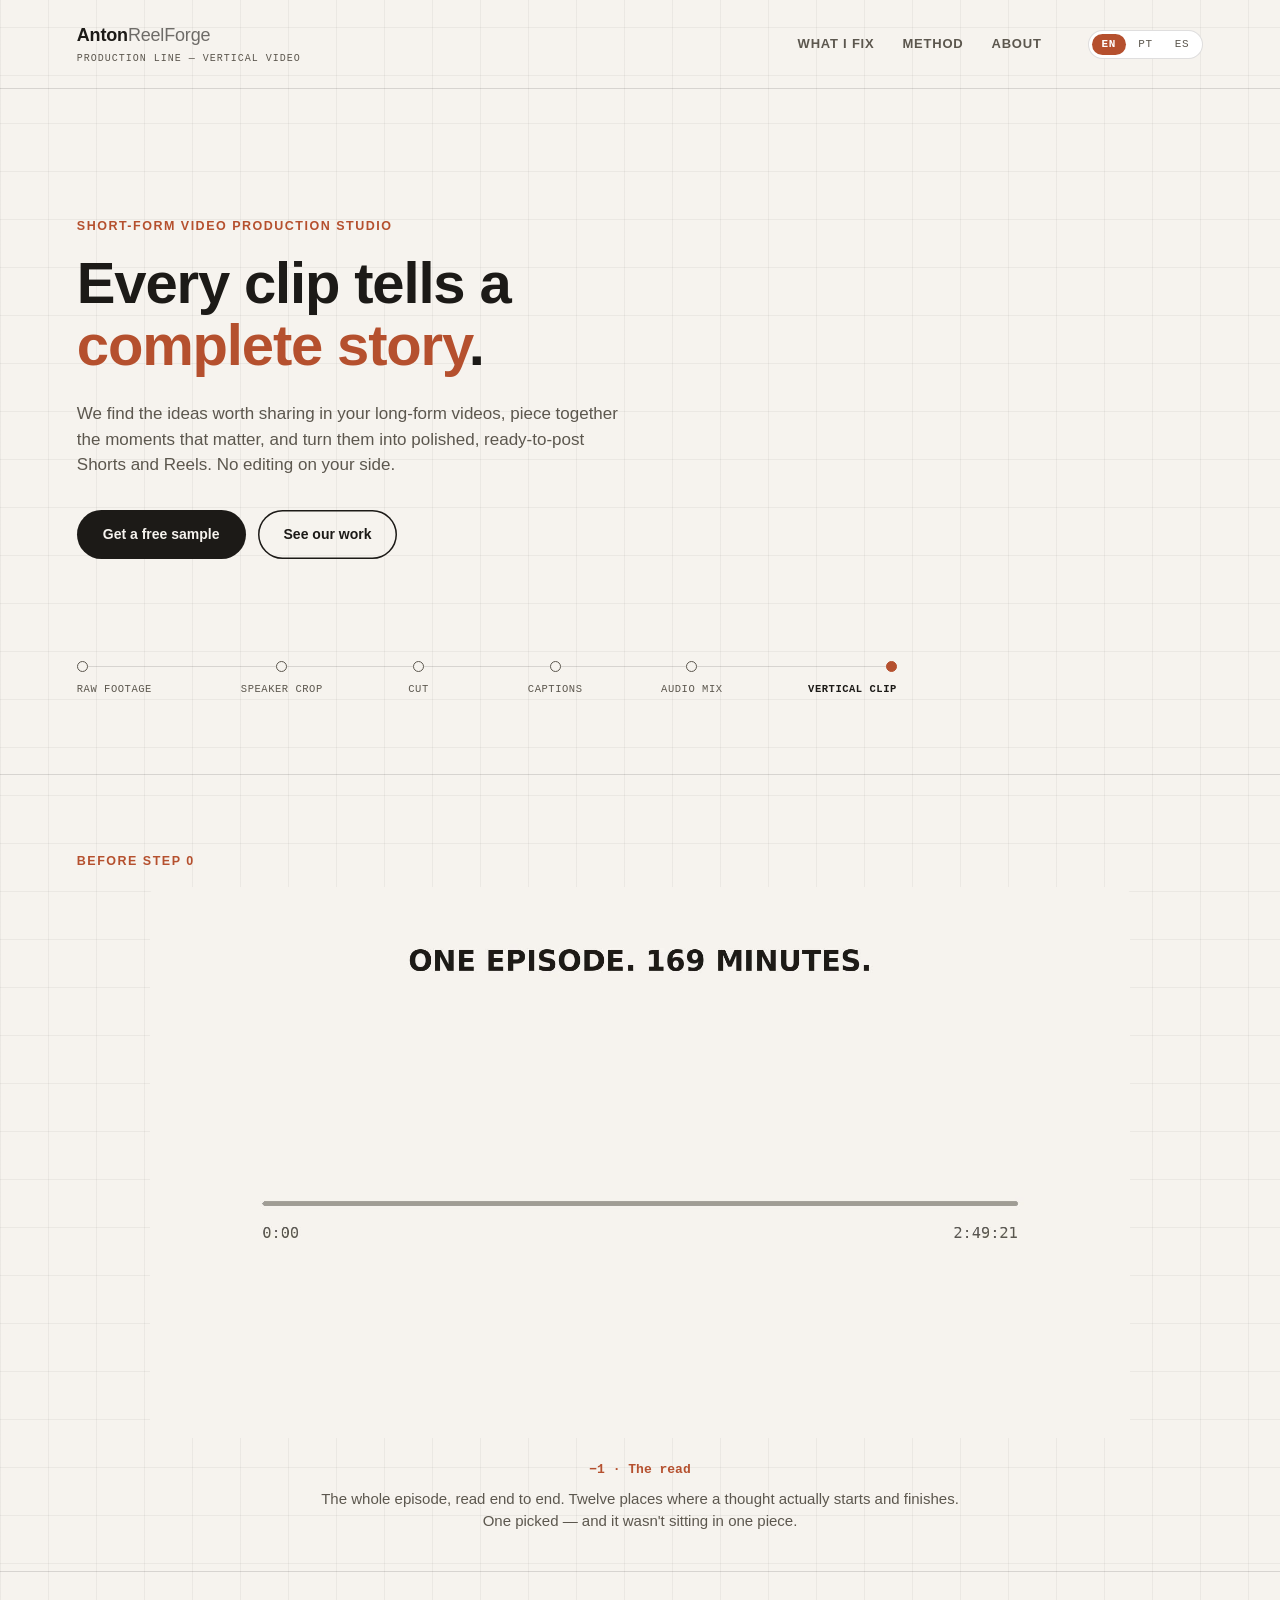
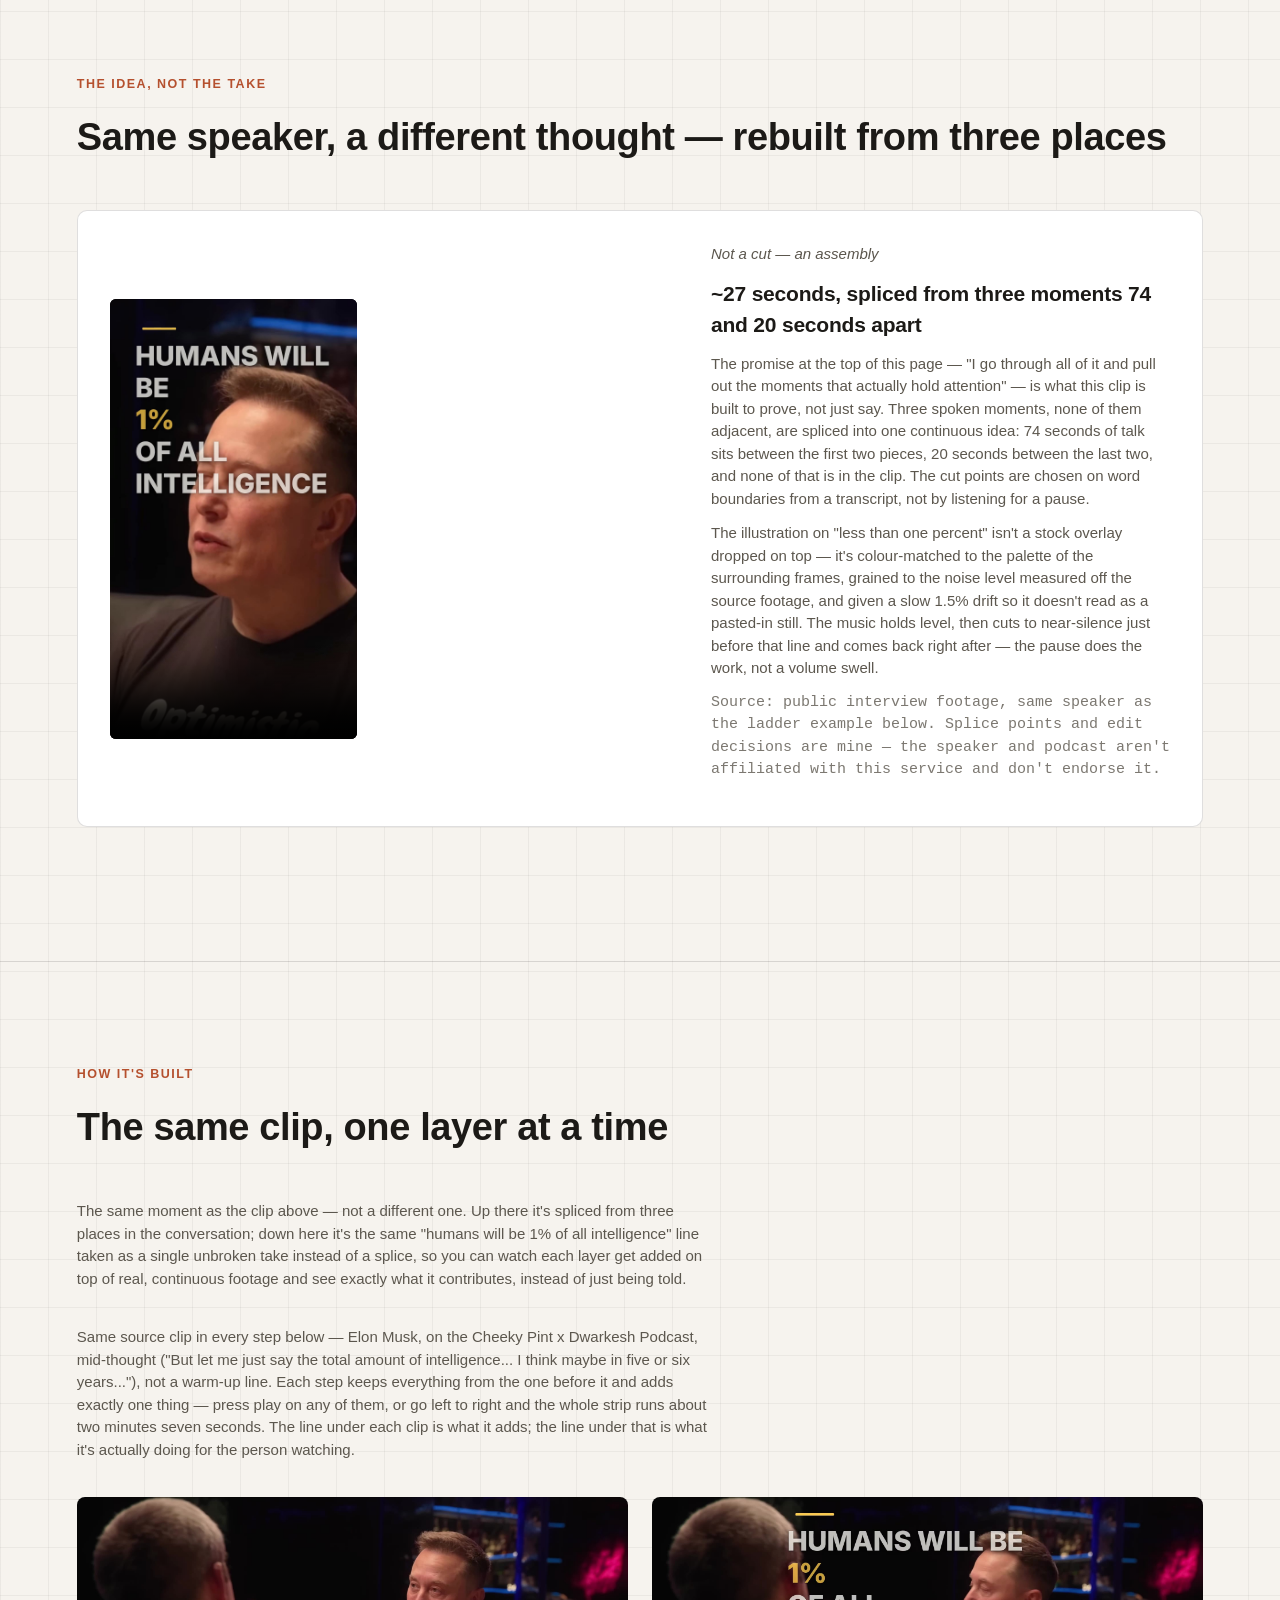
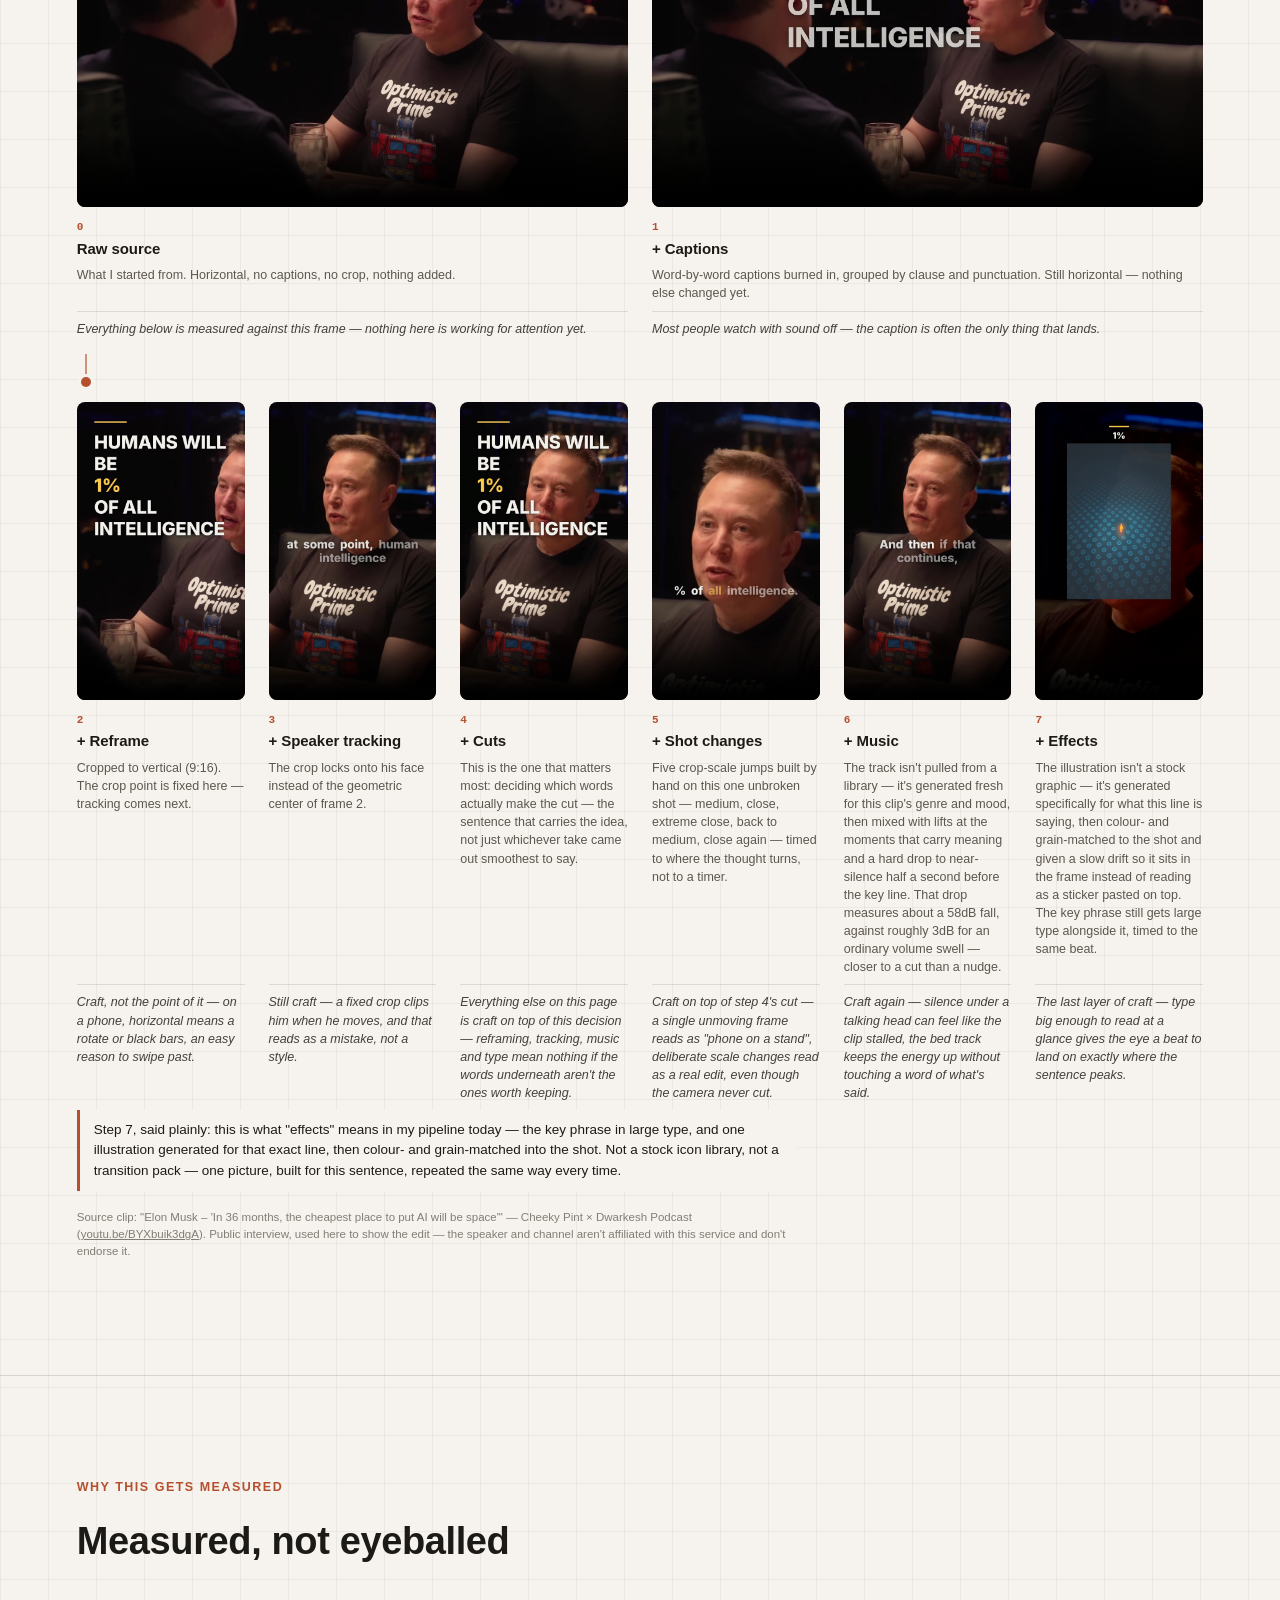
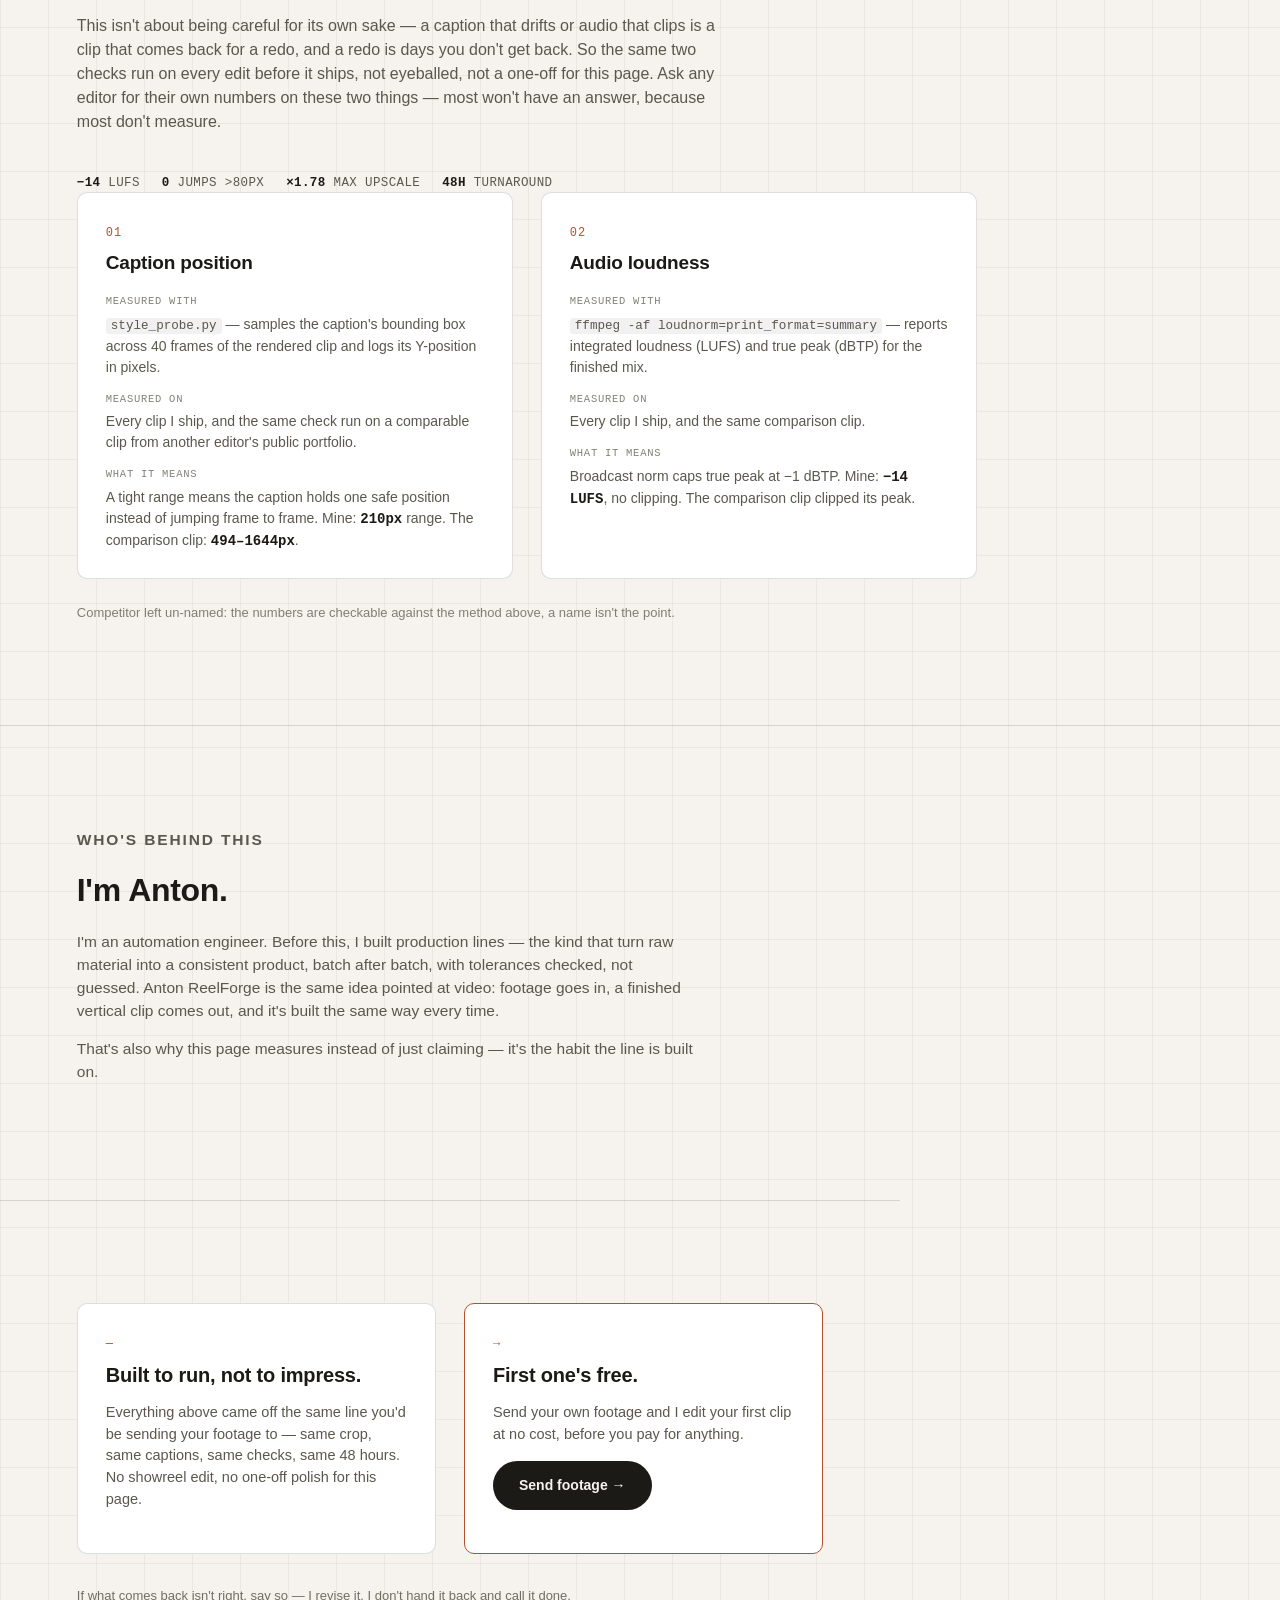
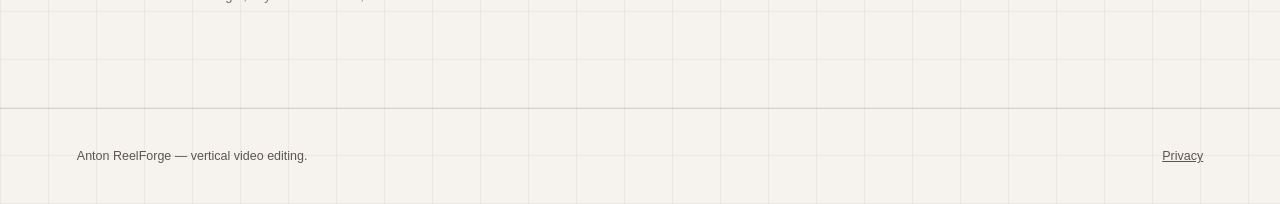
<file: index.html>
<!DOCTYPE html>
<html lang="en">
<head>
<meta charset="UTF-8">
<meta name="viewport" content="width=device-width, initial-scale=1, viewport-fit=cover">
<title>Anton ReelForge — turn raw footage into shorts</title>
<link rel="alternate" hreflang="en" href="https://antonreelforge.com/">
<link rel="alternate" hreflang="pt-BR" href="https://antonreelforge.com/index-pt">
<link rel="alternate" hreflang="es-419" href="https://antonreelforge.com/index-es">
<link rel="alternate" hreflang="x-default" href="https://antonreelforge.com/">
<meta property="og:locale" content="en_US">
<link rel="stylesheet" href="style.css">
</head>
<body>

<header>
  <div class="brand-block">
    <div class="brand">Anton<span class="brand-accent">ReelForge</span></div>
    <div class="brand-tag">PRODUCTION LINE — VERTICAL VIDEO</div>
  </div>
  <div class="header-right">
    <nav>
      <a href="#jobs">What I fix</a>
      <a href="#method">Method</a>
      <a href="#about">About</a>
    </nav>
    <div class="lang-switch">
      <span class="lang-current">EN</span><span class="lang-sep">·</span><a href="/index-pt">PT</a><span class="lang-sep">·</span><a href="/index-es">ES</a>
    </div>
  </div>
</header>

<section class="hero" id="home">
  <p class="eyebrow">SHORT-FORM VIDEO PRODUCTION STUDIO</p>
  <h1>Every clip tells a <span class="accent">complete story</span>.</h1>
  <p class="lede">
    We find the ideas worth sharing in your long-form videos, piece
    together the moments that matter, and turn them into polished,
    ready-to-post Shorts and Reels. No editing on your side.
  </p>
  <div class="hero-cta">
    <a class="btn" href="https://t.me/anton_fedotenkov" target="_blank" rel="noopener">Get a free sample</a>
    <a class="btn btn-ghost" href="#jobs">See our work</a>
  </div>
</section>

<section class="line" aria-label="how footage moves through the pipeline">
  <div class="line-track">
    <div class="line-node"><span class="line-dot"></span><span class="line-label">raw footage</span></div>
    <div class="line-node"><span class="line-dot"></span><span class="line-label">speaker crop</span></div>
    <div class="line-node"><span class="line-dot"></span><span class="line-label">cut</span></div>
    <div class="line-node"><span class="line-dot"></span><span class="line-label">captions</span></div>
    <div class="line-node"><span class="line-dot"></span><span class="line-label">audio mix</span></div>
    <div class="line-node line-node-end"><span class="line-dot"></span><span class="line-label">vertical clip</span></div>
  </div>
</section>

<section class="read-block" id="the-read">
  <p class="eyebrow">BEFORE STEP 0</p>
  <div class="read-video">
    <video autoplay muted loop playsinline preload="metadata" poster="step-minus-one-the-read.jpg">
      <source src="step-minus-one-the-read.mp4" type="video/mp4">
    </video>
  </div>
  <p class="read-lnum">&minus;1 &middot; The read</p>
  <p class="read-caption">
    The whole episode, read end to end. Twelve places where a thought
    actually starts and finishes. One picked — and it wasn't sitting
    in one piece.
  </p>
</section>

<section class="jobs" id="assembled">
  <p class="eyebrow">THE IDEA, NOT THE TAKE</p>
  <h2>Same speaker, a different thought — rebuilt from three places</h2>
  <div class="job-card">
    <div class="job-video">
      <video controls preload="metadata" playsinline poster="three-places-insert.jpg">
        <source src="three-places-insert.mp4" type="video/mp4">
      </video>
    </div>
    <div class="job-text">
      <p class="job-tag">Not a cut — an assembly</p>
      <h3>~27 seconds, spliced from three moments 74 and 20 seconds apart</h3>
      <p>The promise at the top of this page — "I go through all of it and
      pull out the moments that actually hold attention" — is what this clip
      is built to prove, not just say.
      Three spoken moments, none of them adjacent, are spliced into one
      continuous idea: 74 seconds of talk sits between the first two pieces,
      20 seconds between the last two, and none of that is in the clip. The
      cut points are chosen on word boundaries from a transcript, not by
      listening for a pause.</p>
      <p>The illustration on "less than one percent" isn't a stock overlay
      dropped on top — it's colour-matched to the palette of the surrounding
      frames, grained to the noise level measured off the source footage,
      and given a slow 1.5% drift so it doesn't read as a pasted-in still.
      The music holds level, then cuts to near-silence just before that line
      and comes back right after — the pause does the work, not a volume
      swell.</p>
      <p class="job-meta">Source: public interview footage, same speaker as
      the ladder example below. Splice points and edit decisions are mine —
      the speaker and podcast aren't affiliated with this service and don't
      endorse it.</p>
    </div>
  </div>
</section>

<section class="jobs ladder" id="jobs">
  <p class="eyebrow">HOW IT'S BUILT</p>
  <h2>The same clip, one layer at a time</h2>
  <p class="ladder-intro">
    The same moment as the clip above — not a different one. Up there it's
    spliced from three places in the conversation; down here it's the same
    "humans will be 1% of all intelligence" line taken as a single unbroken
    take instead of a splice, so you can watch each layer get added on top
    of real, continuous footage and see exactly what it contributes, instead
    of just being told.
  </p>
  <p class="ladder-intro">
    Same source clip in every step below — Elon Musk, on the Cheeky Pint x
    Dwarkesh Podcast, mid-thought ("But let me just say the total amount of
    intelligence... I think maybe in five or six years..."), not a warm-up
    line. Each step keeps everything from the one before it and adds exactly
    one thing — press play on any of them, or go left to right and the whole
    strip runs about two minutes seven seconds. The line under each clip is
    what it adds; the line under that is what it's actually doing for the
    person watching.
  </p>

  <div class="ladder-strip">
    <div class="ladder-row ladder-top-row">
      <div class="ladder-step landscape">
        <div class="ladder-video">
          <video controls preload="metadata" playsinline poster="ladder-00-raw.jpg">
            <source src="ladder-00-raw.mp4" type="video/mp4">
          </video>
        </div>
        <p class="lnum">0</p>
        <h4>Raw source</h4>
        <p>What I started from. Horizontal, no captions, no crop, nothing added.</p>
        <p class="why">Everything below is measured against this frame — nothing here is working for attention yet.</p>
      </div>

      <div class="ladder-step landscape ladder-step--row-end">
        <div class="ladder-video">
          <video controls preload="metadata" playsinline poster="ladder-01-captions.jpg">
            <source src="ladder-01-captions.mp4" type="video/mp4">
          </video>
        </div>
        <p class="lnum">1</p>
        <h4>+ Captions</h4>
        <p>Word-by-word captions burned in, grouped by clause and punctuation. Still horizontal — nothing else changed yet.</p>
        <p class="why">Most people watch with sound off — the caption is often the only thing that lands.</p>
      </div>
    </div>

    <div class="ladder-row-link" aria-hidden="true"></div>

    <div class="ladder-row">
      <div class="ladder-step portrait">
        <div class="ladder-video">
          <video controls preload="metadata" playsinline poster="ladder-02-reframe.jpg">
            <source src="ladder-02-reframe.mp4" type="video/mp4">
          </video>
        </div>
        <p class="lnum">2</p>
        <h4>+ Reframe</h4>
        <p>Cropped to vertical (9:16). The crop point is fixed here — tracking comes next.</p>
        <p class="why">Craft, not the point of it — on a phone, horizontal means a rotate or black bars, an easy reason to swipe past.</p>
      </div>

      <div class="ladder-step portrait">
        <div class="ladder-video">
          <video controls preload="metadata" playsinline poster="ladder-03-tracking.jpg">
            <source src="ladder-03-tracking.mp4" type="video/mp4">
          </video>
        </div>
        <p class="lnum">3</p>
        <h4>+ Speaker tracking</h4>
        <p>The crop locks onto his face instead of the geometric center of frame 2.</p>
        <p class="why">Still craft — a fixed crop clips him when he moves, and that reads as a mistake, not a style.</p>
      </div>

      <div class="ladder-step portrait">
        <div class="ladder-video">
          <video controls preload="metadata" playsinline poster="ladder-04-cuts.jpg">
            <source src="ladder-04-cuts.mp4" type="video/mp4">
          </video>
        </div>
        <p class="lnum">4</p>
        <h4>+ Cuts</h4>
        <p>This is the one that matters most: deciding which words actually make the cut — the sentence that carries the idea, not just whichever take came out smoothest to say.</p>
        <p class="why">Everything else on this page is craft on top of this decision — reframing, tracking, music and type mean nothing if the words underneath aren't the ones worth keeping.</p>
      </div>

      <div class="ladder-step portrait">
        <div class="ladder-video">
          <video controls preload="metadata" playsinline poster="ladder-05-shot-changes.jpg">
            <source src="ladder-05-shot-changes.mp4" type="video/mp4">
          </video>
        </div>
        <p class="lnum">5</p>
        <h4>+ Shot changes</h4>
        <p>Five crop-scale jumps built by hand on this one unbroken shot — medium, close, extreme close, back to medium, close again — timed to where the thought turns, not to a timer.</p>
        <p class="why">Craft on top of step 4's cut — a single unmoving frame reads as "phone on a stand", deliberate scale changes read as a real edit, even though the camera never cut.</p>
      </div>

      <div class="ladder-step portrait">
        <div class="ladder-video">
          <video controls preload="metadata" playsinline poster="ladder-06-music.jpg">
            <source src="ladder-06-music.mp4" type="video/mp4">
          </video>
        </div>
        <p class="lnum">6</p>
        <h4>+ Music</h4>
        <p>The track isn't pulled from a library — it's generated fresh for this clip's genre and mood, then mixed with lifts at the moments that carry meaning and a hard drop to near-silence half a second before the key line. That drop measures about a 58dB fall, against roughly 3dB for an ordinary volume swell — closer to a cut than a nudge.</p>
        <p class="why">Craft again — silence under a talking head can feel like the clip stalled, the bed track keeps the energy up without touching a word of what's said.</p>
      </div>

      <div class="ladder-step portrait ladder-step--row-end">
        <div class="ladder-video">
          <video controls preload="metadata" playsinline poster="ladder-07-effects.jpg">
            <source src="ladder-07-effects.mp4" type="video/mp4">
          </video>
        </div>
        <p class="lnum">7</p>
        <h4>+ Effects</h4>
        <p>The illustration isn't a stock graphic — it's generated specifically for what this line is saying, then colour- and grain-matched to the shot and given a slow drift so it sits in the frame instead of reading as a sticker pasted on top. The key phrase still gets large type alongside it, timed to the same beat.</p>
        <p class="why">The last layer of craft — type big enough to read at a glance gives the eye a beat to land on exactly where the sentence peaks.</p>
      </div>
    </div>
  </div>

  <p class="callout">
    Step 7, said plainly: this is what "effects" means in my pipeline today
    — the key phrase in large type, and one illustration generated for that
    exact line, then colour- and grain-matched into the shot. Not a stock
    icon library, not a transition pack — one picture, built for this
    sentence, repeated the same way every time.
  </p>
  <p class="attribution">
    Source clip: "Elon Musk – 'In 36 months, the cheapest place to put AI
    will be space'" — Cheeky Pint × Dwarkesh Podcast
    (<a href="https://youtu.be/BYXbuik3dgA" target="_blank" rel="noopener">youtu.be/BYXbuik3dgA</a>).
    Public interview, used here to show the edit — the speaker and channel
    aren't affiliated with this service and don't endorse it.
  </p>
</section>

<section class="proof" id="method">
  <p class="eyebrow">WHY THIS GETS MEASURED</p>
  <h2>Measured, not eyeballed</h2>
  <p class="proof-copy">
    This isn't about being careful for its own sake — a caption that drifts
    or audio that clips is a clip that comes back for a redo, and a redo is
    days you don't get back. So the same two checks run on every edit before
    it ships, not eyeballed, not a one-off for this page. Ask any editor for
    their own numbers on these two things — most won't have an answer,
    because most don't measure.
  </p>

  <div class="spec-strip">
    <span><b>&minus;14</b> LUFS</span>
    <span><b>0</b> jumps &gt;80px</span>
    <span><b>&times;1.78</b> max upscale</span>
    <span><b>48H</b> turnaround</span>
  </div>

  <div class="method-row">
    <div class="method-block">
      <span class="method-index">01</span>
      <h3>Caption position</h3>
      <dl class="method-spec">
        <dt>Measured with</dt>
        <dd><code>style_probe.py</code> — samples the caption's bounding box
        across 40 frames of the rendered clip and logs its Y-position in
        pixels.</dd>
        <dt>Measured on</dt>
        <dd>Every clip I ship, and the same check run on a comparable clip
        from another editor's public portfolio.</dd>
        <dt>What it means</dt>
        <dd>A tight range means the caption holds one safe position instead
        of jumping frame to frame. Mine: <b>210px</b> range. The comparison
        clip: <b>494–1644px</b>.</dd>
      </dl>
    </div>
    <div class="method-block">
      <span class="method-index">02</span>
      <h3>Audio loudness</h3>
      <dl class="method-spec">
        <dt>Measured with</dt>
        <dd><code>ffmpeg -af loudnorm=print_format=summary</code> — reports
        integrated loudness (LUFS) and true peak (dBTP) for the finished
        mix.</dd>
        <dt>Measured on</dt>
        <dd>Every clip I ship, and the same comparison clip.</dd>
        <dt>What it means</dt>
        <dd>Broadcast norm caps true peak at −1 dBTP. Mine: <b>−14 LUFS</b>,
        no clipping. The comparison clip clipped its peak.</dd>
      </dl>
    </div>
  </div>
  <p class="proof-note">Competitor left un-named: the numbers are checkable
  against the method above, a name isn't the point.</p>
</section>

<section class="author author--no-photo" id="about">
  <!-- Фотография Антона. Пустует с 08.10.2026: нарисованный аватар убран
       по его решению («потом фото поставим»). Чтобы вернуть — раскомментировать
       и положить файл рядом, плюс убрать .author--no-photo в style.css. -->
  <!--
  <div class="author-photo-slot">
    <img src="anton-photo.jpg" alt="Anton">
  </div>
  -->
  <div class="author-text">
    <p class="eyebrow">WHO'S BEHIND THIS</p>
    <h2>I'm Anton.</h2>
    <p>
      I'm an automation engineer. Before this, I built production lines —
      the kind that turn raw material into a consistent product, batch
      after batch, with tolerances checked, not guessed. Anton ReelForge is the
      same idea pointed at video: footage goes in, a finished vertical clip
      comes out, and it's built the same way every time.
    </p>
    <p>
      That's also why this page measures instead of just claiming — it's
      the habit the line is built on.
    </p>
  </div>
</section>

<section class="closing">
  <div class="closing-block">
    <span class="method-index">—</span>
    <h3>Built to run, not to impress.</h3>
    <p>Everything above came off the same line you'd be sending your footage
    to — same crop, same captions, same checks, same 48 hours. No showreel
    edit, no one-off polish for this page.</p>
  </div>
  <div class="closing-block closing-offer">
    <span class="method-index">→</span>
    <h3>First one's free.</h3>
    <p>Send your own footage and I edit your first clip at no cost, before
    you pay for anything.</p>
    <a class="btn" href="https://t.me/anton_fedotenkov" target="_blank" rel="noopener">Send footage →</a>
  </div>
  <p class="closing-note">If what comes back isn't right, say so — I revise
  it, I don't hand it back and call it done.</p>
</section>

<footer>
  <p>Anton ReelForge — vertical video editing.</p>
  <p><a href="/privacy">Privacy</a></p>
</footer>

</body>
</html>
</file>
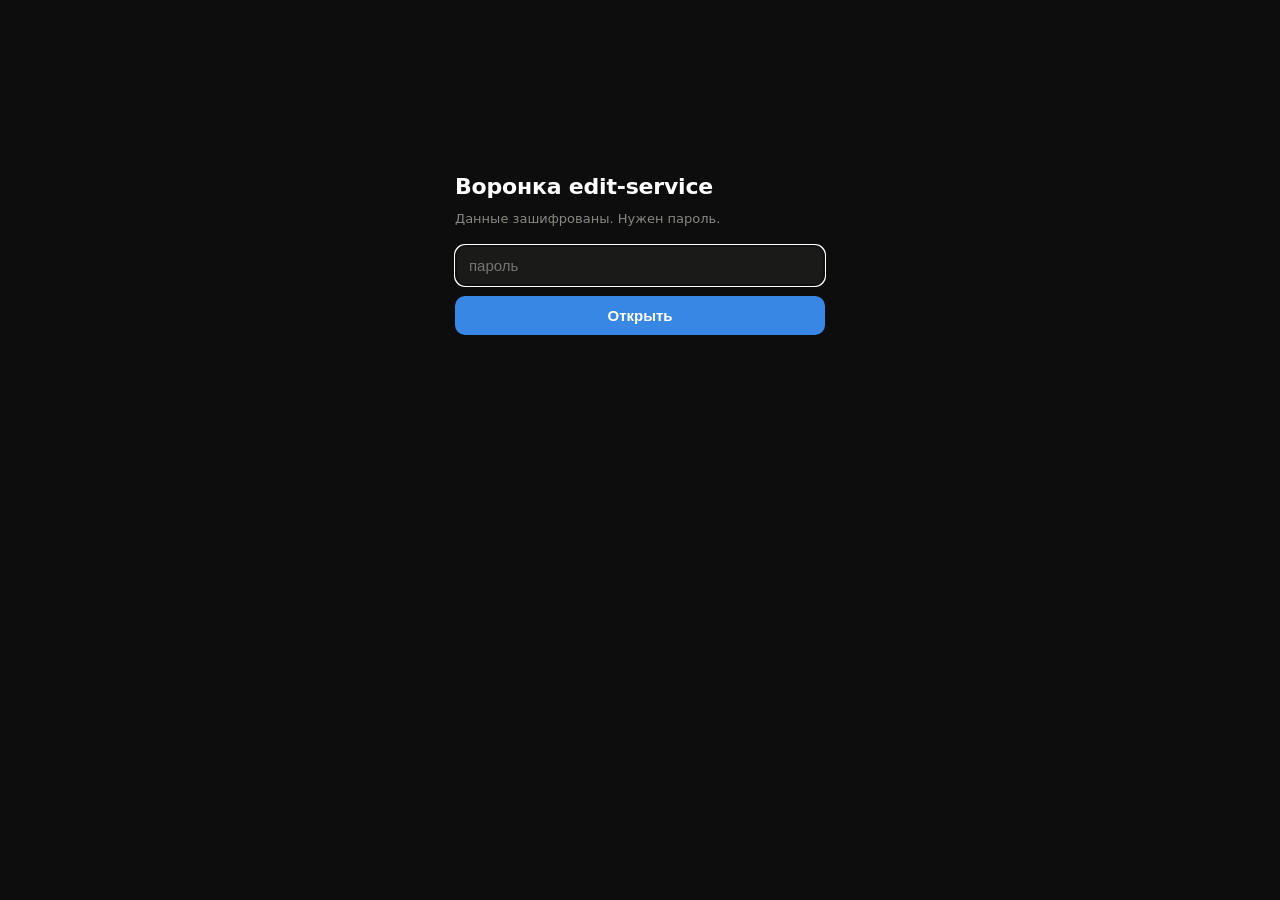
<file: funnel.html>
<!DOCTYPE html>
<html lang="ru" data-theme="dark">
<head>
<meta charset="utf-8">
<meta name="viewport" content="width=device-width, initial-scale=1">
<meta name="robots" content="noindex, nofollow, noarchive">
<title>Воронка</title>
<style>
  :root{
    --plane:#0d0d0d; --surface:#1a1a19; --ink:#fff; --ink2:#c3c2b7; --muted:#898781;
    --grid:#2c2c2a; --axis:#383835; --ring:rgba(255,255,255,.10);
    --series:#3987e5; --dim:#1c5cab;
    --good:#0ca30c; --warn:#fab219; --serious:#ec835a; --crit:#d03b3b;
  }
  *{box-sizing:border-box}
  body{margin:0;background:var(--plane);color:var(--ink);
       font:15px/1.5 system-ui,-apple-system,"Segoe UI",sans-serif;-webkit-font-smoothing:antialiased}
  .wrap{max-width:1000px;margin:0 auto;padding:26px 20px 70px}
  h1{font-size:22px;margin:0 0 3px;letter-spacing:-.2px}
  h2{font-size:15px;margin:0 0 3px}
  .sub{color:var(--muted);font-size:13px;margin:0}
  .card{background:var(--surface);border:1px solid var(--ring);border-radius:14px;padding:18px;margin:14px 0}
  .hdr{display:flex;justify-content:space-between;align-items:flex-start;gap:14px;flex-wrap:wrap}
  .hero{display:flex;gap:26px;align-items:flex-end;flex-wrap:wrap;margin:2px 0 14px}
  .hero .big{font-size:58px;font-weight:650;letter-spacing:-2.5px;line-height:.95}
  .hero .cap{color:var(--ink2);font-size:14px;max-width:330px}
  .split{display:grid;grid-template-columns:repeat(auto-fit,minmax(215px,1fr));gap:12px}
  .mini{background:#121211;border:1px solid var(--ring);border-radius:11px;padding:13px 15px}
  .mini .v{font-size:26px;font-weight:600;letter-spacing:-.8px}
  .mini .k{color:var(--ink2);font-size:13px;margin-top:1px}
  .mini .n{color:var(--muted);font-size:12px;margin-top:5px;line-height:1.4}
  table{width:100%;border-collapse:collapse;font-size:13.5px}
  th{text-align:left;color:var(--muted);font-weight:500;padding:7px 10px 7px 0;
     border-bottom:1px solid var(--axis);font-size:12.5px}
  td{padding:9px 10px 9px 0;border-bottom:1px solid var(--grid);vertical-align:top}
  tr:last-child td{border-bottom:0}
  .pill{display:inline-flex;align-items:center;gap:5px;font-size:12px;white-space:nowrap}
  .dot{width:8px;height:8px;border-radius:50%;flex:none}
  .muted{color:var(--muted)} .ink2{color:var(--ink2)}
  svg{display:block;width:100%;overflow:visible}
  details{margin:14px 0}
  summary{cursor:pointer;color:var(--ink2);font-size:14px;padding:6px 0}
  summary::marker{color:var(--muted)}
  .tip{position:fixed;pointer-events:none;background:#000;border:1px solid var(--ring);
       border-radius:8px;padding:7px 10px;font-size:12.5px;line-height:1.45;opacity:0;
       transition:opacity .09s;max-width:300px;z-index:9;box-shadow:0 6px 24px rgba(0,0,0,.5)}
  .gate{max-width:370px;margin:16vh auto}
  input{width:100%;padding:11px 13px;border-radius:10px;border:1px solid var(--axis);
        background:var(--surface);color:var(--ink);font-size:15px}
  button{margin-top:10px;width:100%;padding:11px;border-radius:10px;border:0;
         background:var(--series);color:#fff;font-size:15px;font-weight:550;cursor:pointer}
  button.ghost{background:transparent;color:var(--muted);border:1px solid var(--axis);
               width:auto;padding:6px 12px;font-size:12.5px;font-weight:400;margin:0}
  .err{color:var(--crit);font-size:13px;margin-top:9px;min-height:18px}
  .foot{color:var(--muted);font-size:12.5px;margin:8px 0 0;padding-left:18px}
  .foot li{margin:4px 0}
  @media(max-width:580px){.hide-s{display:none}.hero .big{font-size:46px}}
</style>
</head>
<body>
<div class="wrap">
  <div id="gate" class="gate">
    <h1>Воронка edit-service</h1>
    <p class="sub" style="margin:6px 0 16px">Данные зашифрованы. Нужен пароль.</p>
    <input id="pw" type="password" autocomplete="current-password" placeholder="пароль" autofocus>
    <button id="go">Открыть</button>
    <div class="err" id="err"></div>
  </div>
  <div id="app" hidden></div>
</div>
<div class="tip" id="tip"></div>
<script>
const B = s => Uint8Array.from(atob(s), c => c.charCodeAt(0));
const fmt = n => String(n).replace(/\B(?=(\d{3})+(?!\d))/g, ' ');
const plural = (n, a, b, c) => { const m = n % 100, k = n % 10;
  return m > 10 && m < 20 ? c : k === 1 ? a : k >= 2 && k <= 4 ? b : c; };
const daysAgo = iso => Math.floor((Date.now() - new Date(iso)) / 864e5);

async function unlock(pw){
  const blob = await (await fetch('funnel-data.json?v=' + Date.now())).json();
  const key = await crypto.subtle.deriveKey(
    {name:'PBKDF2', salt:B(blob.salt), iterations:blob.iter, hash:'SHA-256'},
    await crypto.subtle.importKey('raw', new TextEncoder().encode(pw), 'PBKDF2', false, ['deriveKey']),
    {name:'AES-GCM', length:256}, false, ['decrypt']);
  const plain = await crypto.subtle.decrypt({name:'AES-GCM', iv:B(blob.iv)}, key, B(blob.ct));
  return JSON.parse(new TextDecoder().decode(plain));
}

const tip = document.getElementById('tip');
function hover(el, html){
  el.addEventListener('pointerenter', () => { tip.innerHTML = html; tip.style.opacity = 1; });
  el.addEventListener('pointermove', e => {
    tip.style.left = Math.min(e.clientX + 14, innerWidth - 310) + 'px';
    tip.style.top = (e.clientY + 16) + 'px';
  });
  el.addEventListener('pointerleave', () => tip.style.opacity = 0);
}
function el(tag, cls, html){
  const n = document.createElement(tag);
  if (cls) n.className = cls;
  if (html != null) n.innerHTML = html;
  return n;
}

/* Одна серия, один цвет: порядок строк уже несёт смысл, цвет дублировал бы его.
   Акцент цветом только там, где состояние требует внимания. */
function bars(rows, o){
  o = Object.assign({h:30, gap:9, labelW:250, numW:120}, o || {});
  const max = Math.max(...rows.map(r => r.n), 1), W = 1000;
  const H = rows.length * (o.h + o.gap), plotW = W - o.labelW - o.numW;
  let s = `<svg viewBox="0 0 ${W} ${H}" preserveAspectRatio="none" style="height:${H}px" role="img">`;
  rows.forEach((r, i) => {
    const y = i * (o.h + o.gap), w = Math.max(2, r.n / max * plotW);
    s += `<text x="0" y="${y + o.h/2 + 5}" fill="var(--ink2)" font-size="13.5">${r.label}</text>`;
    s += `<rect data-i="${i}" x="${o.labelW}" y="${y}" width="${w}" height="${o.h}" rx="4"
            fill="${r.color || 'var(--series)'}"></rect>`;
    s += `<text x="${o.labelW + w + 10}" y="${y + o.h/2 + 5}" fill="var(--ink)" font-size="13.5"
            font-variant-numeric="tabular-nums">${fmt(r.n)}</text>`;
    if (r.sub) s += `<text x="${o.labelW + w + 10 + String(r.n).length * 9 + 14}"
            y="${y + o.h/2 + 5}" fill="var(--muted)" font-size="12">${r.sub}</text>`;
  });
  s += '</svg>';
  const box = el('div');
  box.innerHTML = s;
  box.querySelectorAll('rect[data-i]').forEach(rect => {
    const r = rows[+rect.dataset.i];
    hover(rect, `<b>${r.label}</b> — ${fmt(r.n)}<br><span style="color:#898781">${r.tip || ''}</span>`);
  });
  return box;
}

function render(d){
  const app = document.getElementById('app');
  app.hidden = false;
  document.getElementById('gate').remove();
  const S = {}; d.stages.forEach(s => S[s.key] = s);
  const q = d.queue, W = d.work;

  const hdr = el('div', 'hdr');
  hdr.append(el('div', null, `<h1>Воронка edit-service</h1>
    <p class="sub">Сверено ${d.generated_at.replace('T',' ').slice(0,16)} UTC ·
    последний скан рынка ${q.last_scan || '—'}</p>`));
  const out = el('button', 'ghost', 'Закрыть');
  out.onclick = () => { sessionStorage.removeItem('fpw'); location.reload(); };
  hdr.append(out);
  app.append(hdr);

  /* ── 1. ОБРАБОТАТЬ ─ одно число, без возрастных подробностей ─────────── */
  const work = el('div', 'card');
  work.style.borderColor = 'var(--series)';
  const hero = el('div', 'hero');
  /* 🔴 06.10: сверху ФАКТ, а не прогноз. Антон: «я ничего не понимаю в этих
     числах воронки, опять какие-то сотни заявок». Сотни — это машинный шум
     по пути к заявке; решения он принимает по трём числам: кому написать,
     кто ещё не ответил, сколько сдано. Прогноз по hit_rate убран совсем:
     он выглядел как число заказчиков, которых нет. */
  const waiting = d.touches.filter(t => t.stage === 'отправлено' && !t.reply).length;
  hero.append(el('div', null,
    `<div class="big">${waiting}</div>
     <div class="sub">ждут ответа</div>`));
  hero.append(el('div', 'cap',
    `<h2>Всего написано ${S.sent.n} из ${fmt(S.raw.n)} просмотренных постов</h2>
     Это не «мало отправили», а честный выход рынка: заявок с живым
     заказчиком и внятной ценой — единицы в день, остальное самопиар
     монтажёров, аккаунты-однодневки с огромным чеком и посредники за $40.
     Ответов пока ${S.replied.n}, сдано роликов ${S.delivered.n}.`));
  work.append(hero);
  const sp0 = el('div', 'split');
  sp0.append(el('div', 'mini', `<div class="v" style="color:var(--good)">${q.nonreddit}</div>
    <div class="k">могу отправить сама</div>
    <div class="n">в тексте заявки есть почта — Reddit не нужен</div>`));
  sp0.append(el('div', 'mini', `<div class="v" style="color:var(--warn)">${fmt(q.needs_reddit)}</div>
    <div class="k">только через личку Reddit</div>
    <div class="n">в тексте нет ни почты, ни формы</div>`));
  /* 🔴 06.10: рядом с прогнозом «ждём столько живых» встал ФАКТ проверки.
     До этого на странице была только прикидка по hit_rate, и 598 подходящих
     выглядели как 598 заказчиков — хотя верх списка оказался однодневками. */
  const sp1 = el('div', 'split');
  const lv = S.live || {n: 0, what: ''};
  sp1.append(el('div', 'mini',
    `<div class="v" style="color:${lv.n ? 'var(--good)' : 'var(--warn)'}">${lv.n || '—'}</div>
     <div class="k">${lv.n ? 'проверено и живых' : 'проверок авторов нет'}</div>
     <div class="n">${lv.what || ''}</div>`));
  sp1.append(el('div', 'mini', `<div class="v">${fmt(q.needs_reddit)}</div>
    <div class="k">ждут Reddit</div>
    <div class="n">сессия есть до 05.04.2027; упирается в кредиты брокера</div>`));
  work.append(sp1);
  app.append(work);

  /* ── 2. ЧЕМ ДОСТАВЛЯЕМ ─ поднято по просьбе: это решает, что делать ──── */
  const ch = el('div', 'card');
  ch.append(el('div', null, `<h2>Чем доставляем</h2>
    <p class="sub">Вся база приходит с Reddit: радар читает его RSS каждые 30 минут.
    Биржи сканирую руками, потока с них нет.</p>`));
  ch.append(bars([
    {label:'Почта — работает сейчас', n:q.nonreddit, color:'var(--good)',
     tip:'адрес указан в самой заявке, отправляю без аккаунта', sub:'без Reddit'},
    {label:'Reddit — ждёт сессию', n:q.needs_reddit, color:'var(--warn)',
     tip:'личка или комментарий под постом: нужен залогиненный аккаунт'},
    {label:'Биржи, вручную', n:Math.max(0, S.base.n - q.total), color:'var(--dim)',
     tip:'Upwork, Workana, LinkedIn, X — запускаю руками, потока нет'},
  ], {h:28, labelW:250}));
  const det0 = el('details');
  det0.append(el('summary', null, `Показать ${q.nonreddit} заявок с почтой`));
  let mrows = '';
  (q.mailable || []).sort((a,b) => a.age - b.age).forEach(m => {
    mrows += `<tr><td class="muted" style="white-space:nowrap">${m.age} дн</td>
      <td><a href="${m.url}" target="_blank" style="color:var(--series);text-decoration:none">${m.title}</a></td>
      <td class="ink2">${m.mail}</td></tr>`;
  });
  det0.append(el('table', null, `<thead><tr><th>возраст</th><th>заявка</th><th>куда писать</th></tr></thead>
    <tbody>${mrows}</tbody>`));
  ch.append(det0);
  app.append(ch);

  /* ── 3. РЕЗУЛЬТАТ ─────────────────────────────────────────────────────── */
  const have = el('div', 'card');
  have.append(el('div', null, `<h2>Результат</h2>
    <p class="sub">Всё, что сделано на сегодня.</p>`));
  const sp = el('div', 'split');
  const oldest = W.sent.length ? Math.max(...W.sent.map(x => daysAgo(x.date))) : 0;
  sp.append(el('div', 'mini', `<div class="v" style="color:var(--series)">${W.sent.length}</div>
    <div class="k">отправлено</div>
    <div class="n">ждём ответа, самое старое — ${oldest} ${plural(oldest,'день','дня','дней')}</div>`));
  sp.append(el('div', 'mini', `<div class="v" style="color:var(--crit)">${W.replied.length}</div>
    <div class="k">ответов</div>
    <div class="n">ни одного: восемь касаний — мало для вывода</div>`));
  sp.append(el('div', 'mini', `<div class="v" style="color:var(--crit)">${S.delivered.n}</div>
    <div class="k">сдано роликов</div>
    <div class="n">первый сданный = входной билет на рынок</div>`));
  have.append(sp);
  have.append(el('p', 'sub', `Плюс ${W.written.length} готовых текстов лежат неотправленными:
    ${d.blocked.why}. Цена вопроса: ${d.blocked.money}.`));
  app.append(have);

  /* ── 4. ХРОНОЛОГИЯ ─ в самый низ, по просьбе ──────────────────────────── */
  const det = el('details');
  det.append(el('summary', null, `Хронология: все ${d.touches.length} касаний по одному`));
  const t = el('div', 'card');
  t.style.margin = '6px 0 0';
  const colour = s => s === 'отправлено' ? 'var(--series)' : 'var(--warn)';
  let rows = '';
  d.touches.slice().sort((a, b) => b.date.localeCompare(a.date)).forEach(x => {
    const wait = x.stage === 'отправлено' ? daysAgo(x.date) : null;
    rows += `<tr>
      <td class="muted" style="white-space:nowrap">${x.date.slice(8)}.${x.date.slice(5,7)}</td>
      <td><b>${x.who}</b><div class="muted">${x.what}</div></td>
      <td class="ink2">${x.money || '—'}</td>
      <td><span class="pill"><span class="dot" style="background:${colour(x.stage)}"></span>${x.stage}</span>
          <div class="muted">${x.stage === 'отправлено'
            ? 'тишина ' + wait + ' ' + plural(wait,'день','дня','дней') + ' · ' + x.by
            : 'ждёт доставки'}</div></td>
      <td class="muted hide-s" style="max-width:250px">${x.note || ''}</td></tr>`;
  });
  t.append(el('table', null, `<thead><tr><th>дата</th><th>кто</th><th>деньги</th>
    <th>стадия</th><th class="hide-s">примечание</th></tr></thead><tbody>${rows}</tbody>`));
  det.append(t);
  app.append(det);

  const det2 = el('details');
  det2.append(el('summary', null,
    `Машинный отсев: ${fmt(S.raw.n)} постов → ${fmt(S.base.n)} похожих на заявку → ${S.sent.n} написанных`));
  const fc = el('div', 'card');
  fc.style.margin = '6px 0 0';
  fc.append(bars(['raw','seen','base','live'].map(k => ({
    label: S[k].name, n: S[k].n, tip: S[k].what + ' · ' + S[k].src,
    sub: S[k].from_prev == null ? '' : S[k].from_prev + '% от прошлого'
  })), {h:26, labelW:235}));
  fc.append(el('ul', 'foot', d.notes.map(n => `<li>${n}</li>`).join('')));
  det2.append(fc);
  app.append(det2);
}

async function go(){
  const pw = document.getElementById('pw').value;
  const err = document.getElementById('err');
  err.textContent = 'расшифровываю…';
  try { const d = await unlock(pw); sessionStorage.setItem('fpw', pw); render(d); }
  catch (e) { err.textContent = 'пароль не подошёл'; }
}
document.getElementById('go').onclick = go;
document.getElementById('pw').addEventListener('keydown', e => { if (e.key === 'Enter') go(); });
(async () => {
  const saved = sessionStorage.getItem('fpw');
  if (saved) { try { render(await unlock(saved)); } catch (e) { sessionStorage.removeItem('fpw'); } }
})();
</script>
</body>
</html>
</file>
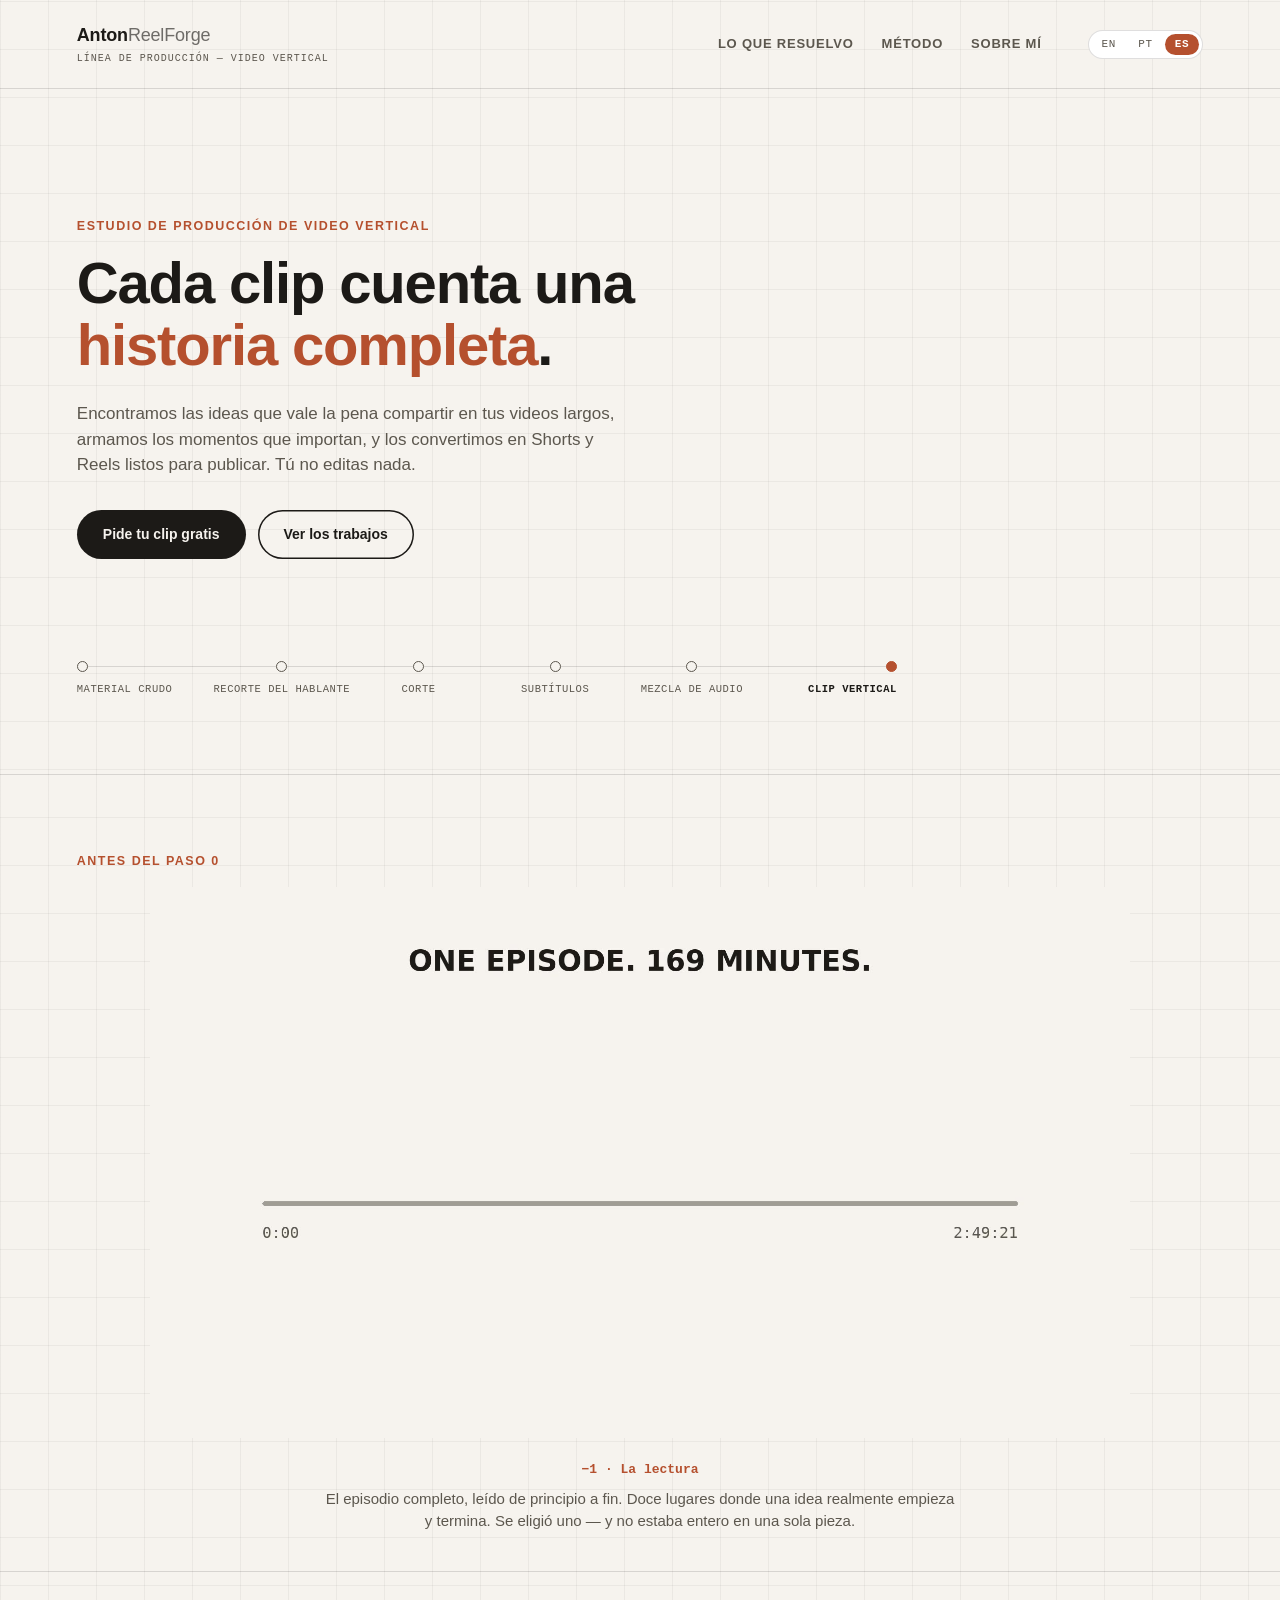
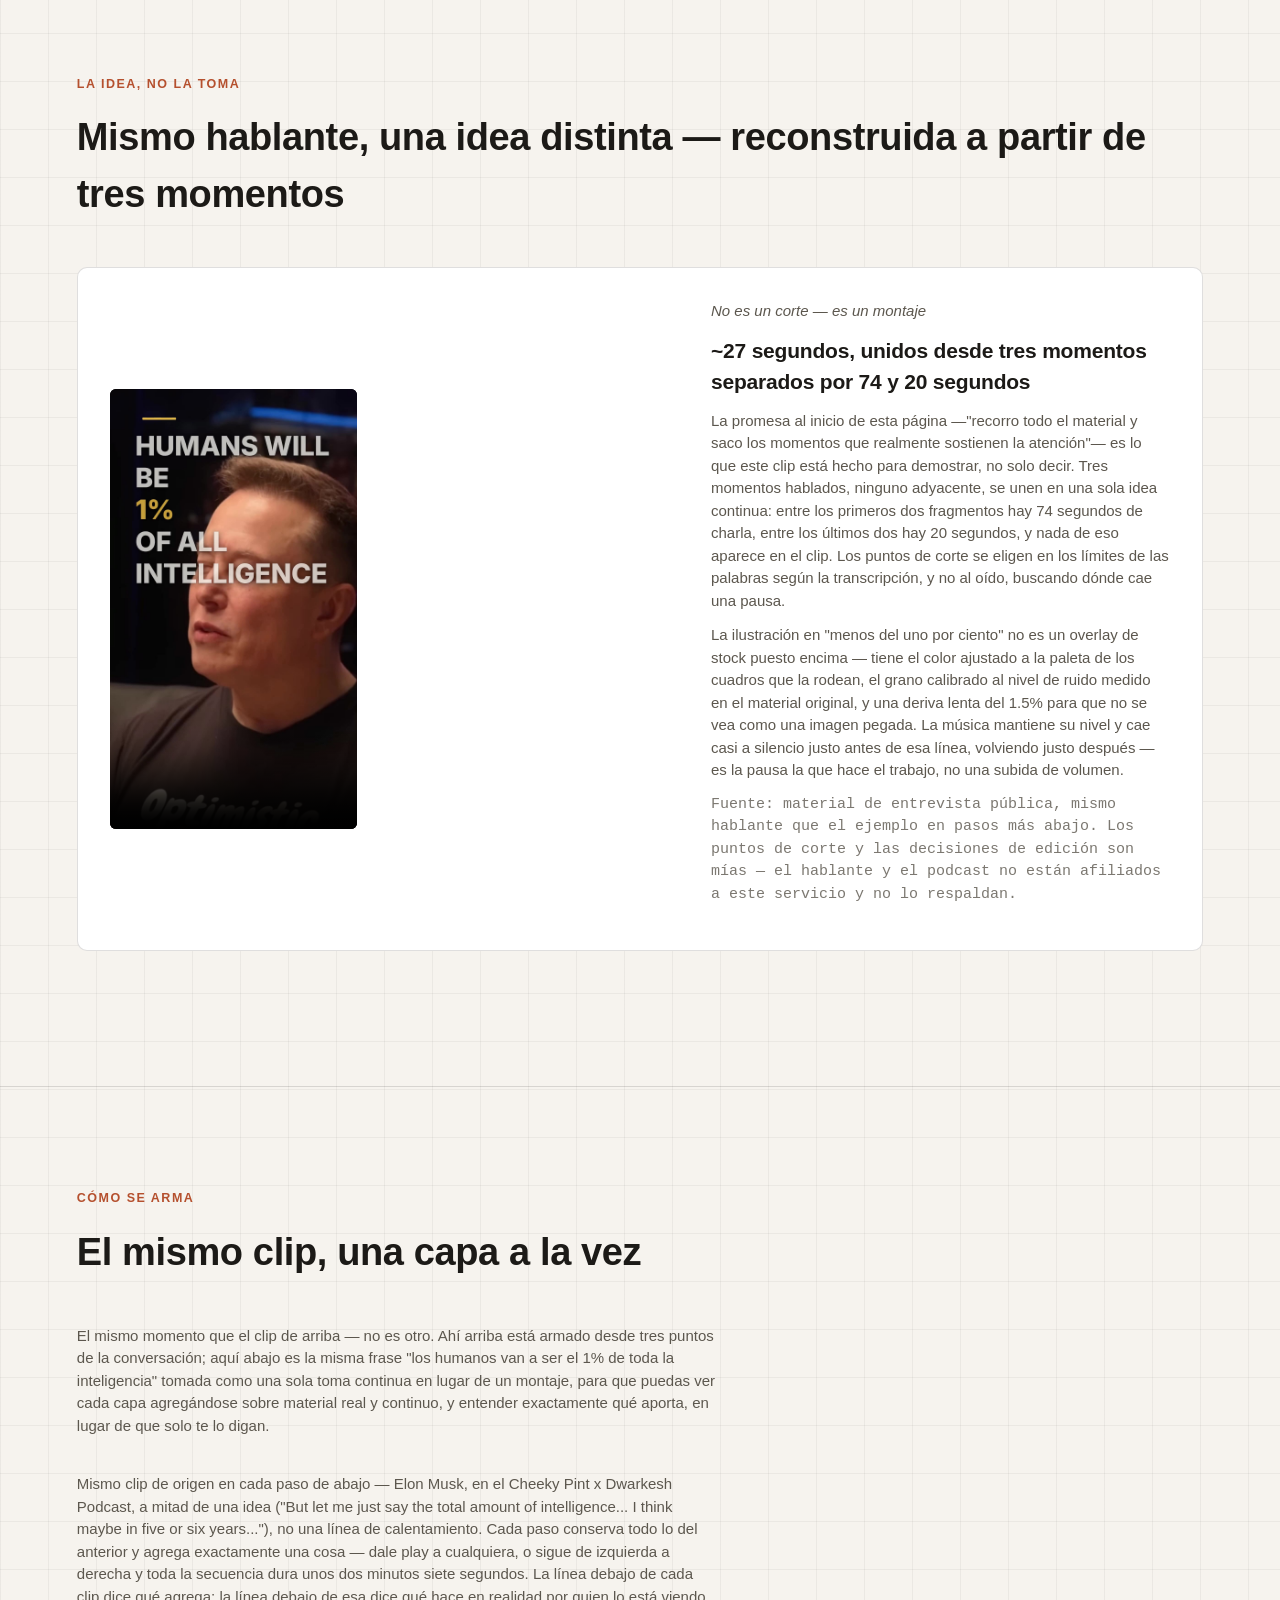
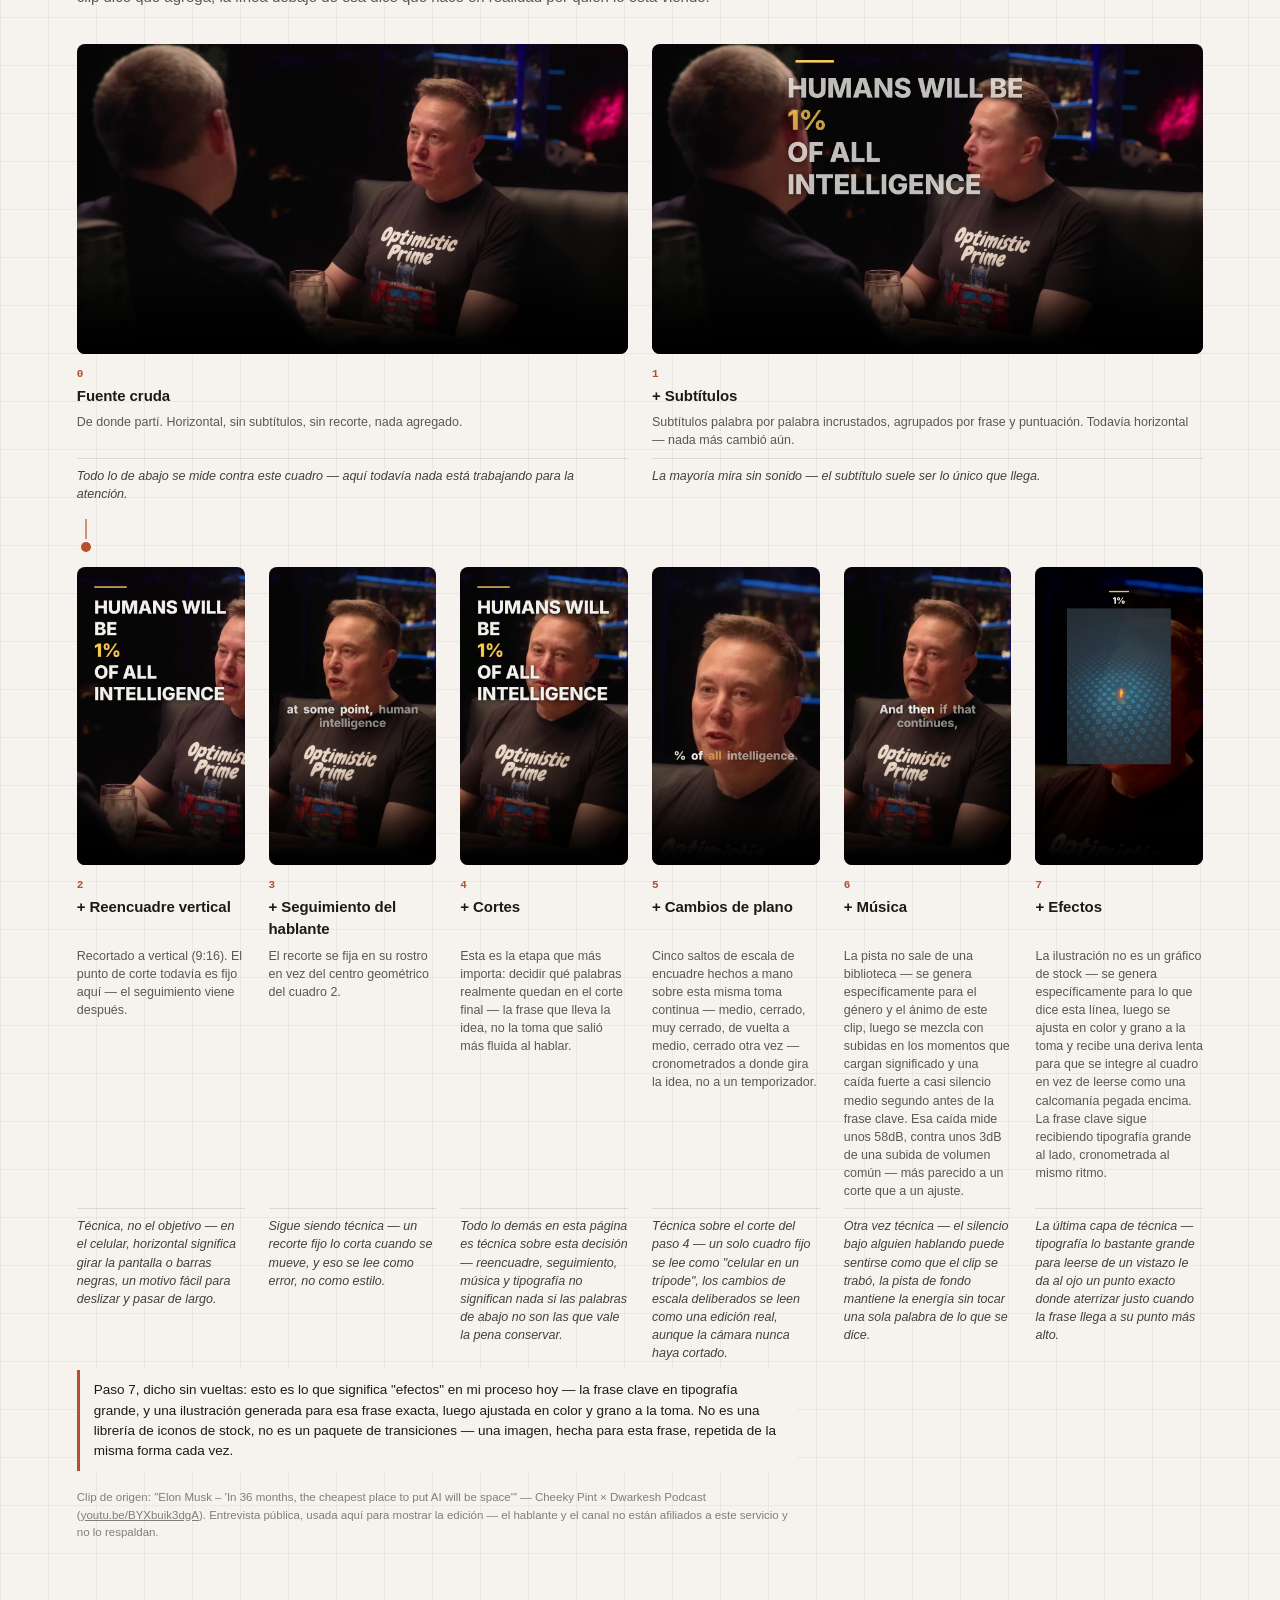
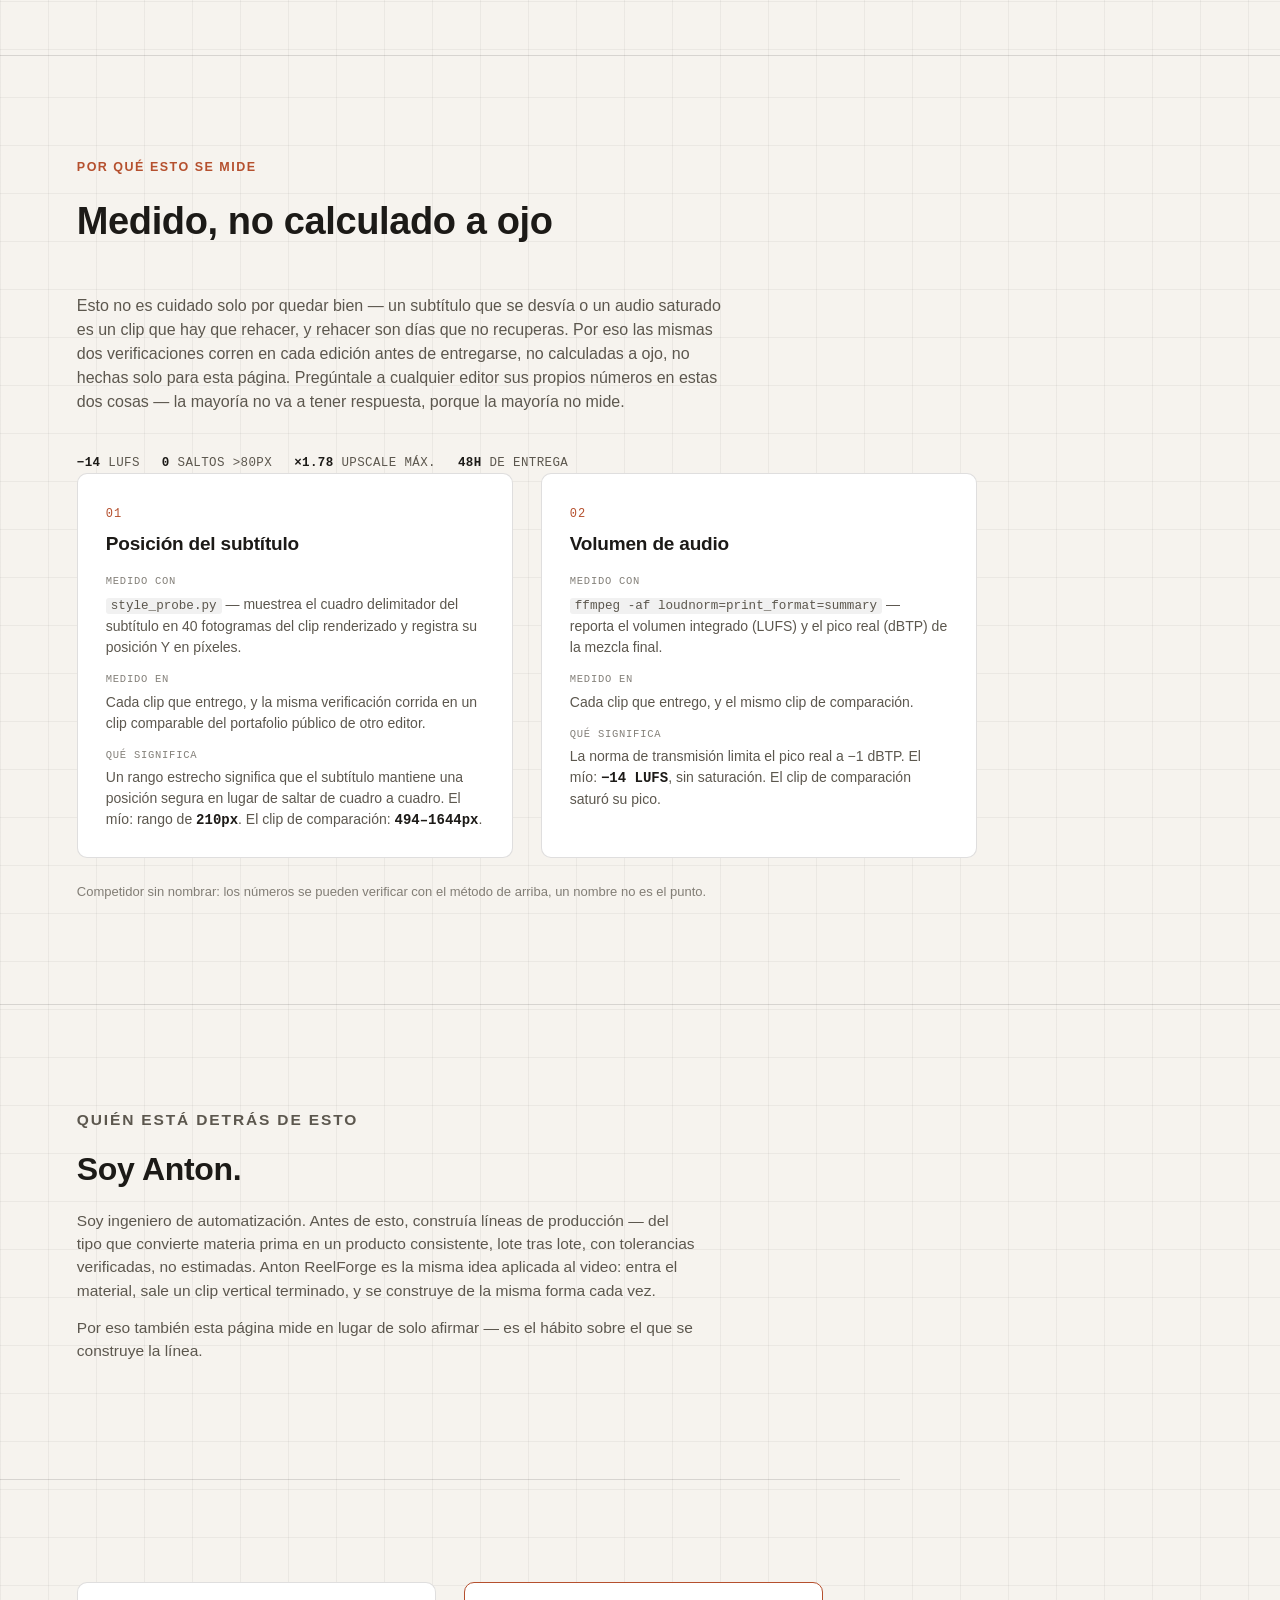
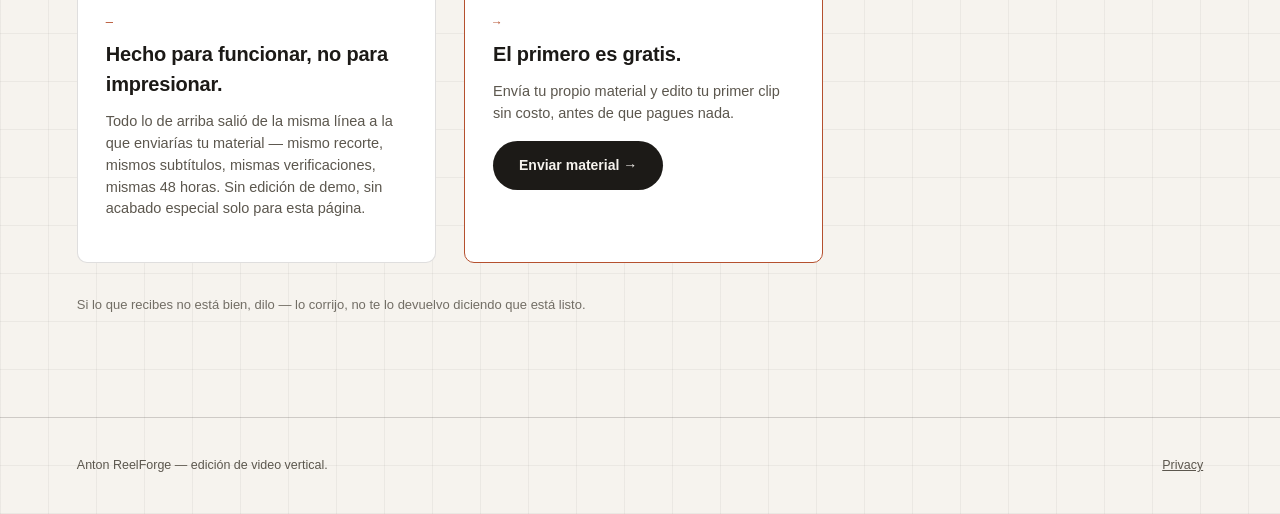
<file: index-es.html>
<!DOCTYPE html>
<html lang="es-419">
<head>
<meta charset="UTF-8">
<meta name="viewport" content="width=device-width, initial-scale=1, viewport-fit=cover">
<title>Anton ReelForge — convierte material crudo en clips verticales</title>
<link rel="alternate" hreflang="en" href="https://antonreelforge.com/">
<link rel="alternate" hreflang="pt-BR" href="https://antonreelforge.com/index-pt">
<link rel="alternate" hreflang="es-419" href="https://antonreelforge.com/index-es">
<link rel="alternate" hreflang="x-default" href="https://antonreelforge.com/">
<meta property="og:locale" content="es_LA">
<link rel="stylesheet" href="style.css">
</head>
<body>

<header>
  <div class="brand-block">
    <div class="brand">Anton<span class="brand-accent">ReelForge</span></div>
    <div class="brand-tag">LÍNEA DE PRODUCCIÓN — VIDEO VERTICAL</div>
  </div>
  <div class="header-right">
    <nav>
      <a href="#jobs">Lo que resuelvo</a>
      <a href="#method">Método</a>
      <a href="#about">Sobre mí</a>
    </nav>
    <div class="lang-switch">
      <a href="/">EN</a><span class="lang-sep">·</span><a href="/index-pt">PT</a><span class="lang-sep">·</span><span class="lang-current">ES</span>
    </div>
  </div>
</header>

<section class="hero" id="home">
  <p class="eyebrow">ESTUDIO DE PRODUCCIÓN DE VIDEO VERTICAL</p>
  <h1>Cada clip cuenta una <span class="accent">historia completa</span>.</h1>
  <p class="lede">
    Encontramos las ideas que vale la pena compartir en tus videos largos,
    armamos los momentos que importan, y los convertimos en Shorts y Reels
    listos para publicar. Tú no editas nada.
  </p>
  <div class="hero-cta">
    <a class="btn" href="https://t.me/anton_fedotenkov" target="_blank" rel="noopener">Pide tu clip gratis</a>
    <a class="btn btn-ghost" href="#jobs">Ver los trabajos</a>
  </div>
</section>

<section class="line" aria-label="how footage moves through the pipeline">
  <div class="line-track">
    <div class="line-node"><span class="line-dot"></span><span class="line-label">material crudo</span></div>
    <div class="line-node"><span class="line-dot"></span><span class="line-label">recorte del hablante</span></div>
    <div class="line-node"><span class="line-dot"></span><span class="line-label">corte</span></div>
    <div class="line-node"><span class="line-dot"></span><span class="line-label">subtítulos</span></div>
    <div class="line-node"><span class="line-dot"></span><span class="line-label">mezcla de audio</span></div>
    <div class="line-node line-node-end"><span class="line-dot"></span><span class="line-label">clip vertical</span></div>
  </div>
</section>

<section class="read-block" id="the-read">
  <p class="eyebrow">ANTES DEL PASO 0</p>
  <div class="read-video">
    <video autoplay muted loop playsinline preload="metadata" poster="step-minus-one-the-read.jpg">
      <source src="step-minus-one-the-read.mp4" type="video/mp4">
    </video>
  </div>
  <p class="read-lnum">&minus;1 &middot; La lectura</p>
  <p class="read-caption">
    El episodio completo, leído de principio a fin. Doce lugares donde una
    idea realmente empieza y termina. Se eligió uno — y no estaba entero
    en una sola pieza.
  </p>
</section>

<section class="jobs" id="assembled">
  <p class="eyebrow">LA IDEA, NO LA TOMA</p>
  <h2>Mismo hablante, una idea distinta — reconstruida a partir de tres momentos</h2>
  <div class="job-card">
    <div class="job-video">
      <video controls preload="metadata" playsinline poster="three-places-insert.jpg">
        <source src="three-places-insert.mp4" type="video/mp4">
      </video>
    </div>
    <div class="job-text">
      <p class="job-tag">No es un corte — es un montaje</p>
      <h3>~27 segundos, unidos desde tres momentos separados por 74 y 20 segundos</h3>
      <p>La promesa al inicio de esta página —"recorro todo el material y
      saco los momentos que realmente sostienen la atención"— es lo que
      este clip está hecho para demostrar, no solo decir.
      Tres momentos hablados, ninguno adyacente, se unen en una sola idea
      continua: entre los primeros dos fragmentos hay 74 segundos de charla,
      entre los últimos dos hay 20 segundos, y nada de eso aparece en el
      clip. Los puntos de corte se eligen en los límites de las palabras
      según la transcripción, y no al oído, buscando dónde cae una pausa.</p>
      <p>La ilustración en "menos del uno por ciento" no es un overlay de
      stock puesto encima — tiene el color ajustado a la paleta de los
      cuadros que la rodean, el grano calibrado al nivel de ruido medido
      en el material original, y una deriva lenta del 1.5% para que no se
      vea como una imagen pegada. La música mantiene su nivel y cae casi a
      silencio justo antes de esa línea, volviendo justo después — es la
      pausa la que hace el trabajo, no una subida de volumen.</p>
      <p class="job-meta">Fuente: material de entrevista pública, mismo
      hablante que el ejemplo en pasos más abajo. Los puntos de corte y
      las decisiones de edición son mías — el hablante y el podcast no
      están afiliados a este servicio y no lo respaldan.</p>
    </div>
  </div>
</section>

<section class="jobs ladder" id="jobs">
  <p class="eyebrow">CÓMO SE ARMA</p>
  <h2>El mismo clip, una capa a la vez</h2>
  <p class="ladder-intro">
    El mismo momento que el clip de arriba — no es otro. Ahí arriba está
    armado desde tres puntos de la conversación; aquí abajo es la misma
    frase "los humanos van a ser el 1% de toda la inteligencia" tomada
    como una sola toma continua en lugar de un montaje, para que puedas
    ver cada capa agregándose sobre material real y continuo, y entender
    exactamente qué aporta, en lugar de que solo te lo digan.
  </p>
  <p class="ladder-intro">
    Mismo clip de origen en cada paso de abajo — Elon Musk, en el Cheeky
    Pint x Dwarkesh Podcast, a mitad de una idea ("But let me just say the
    total amount of intelligence... I think maybe in five or six
    years..."), no una línea de calentamiento. Cada paso conserva todo lo
    del anterior y agrega exactamente una cosa — dale play a cualquiera,
    o sigue de izquierda a derecha y toda la secuencia dura unos dos
    minutos siete segundos. La línea debajo de cada clip dice qué agrega;
    la línea debajo de esa dice qué hace en realidad por quien lo está
    viendo.
  </p>

  <div class="ladder-strip">
    <div class="ladder-row ladder-top-row">
      <div class="ladder-step landscape">
        <div class="ladder-video">
          <video controls preload="metadata" playsinline poster="ladder-00-raw.jpg">
            <source src="ladder-00-raw.mp4" type="video/mp4">
          </video>
        </div>
        <p class="lnum">0</p>
        <h4>Fuente cruda</h4>
        <p>De donde partí. Horizontal, sin subtítulos, sin recorte, nada agregado.</p>
        <p class="why">Todo lo de abajo se mide contra este cuadro — aquí todavía nada está trabajando para la atención.</p>
      </div>

      <div class="ladder-step landscape ladder-step--row-end">
        <div class="ladder-video">
          <video controls preload="metadata" playsinline poster="ladder-01-captions.jpg">
            <source src="ladder-01-captions.mp4" type="video/mp4">
          </video>
        </div>
        <p class="lnum">1</p>
        <h4>+ Subtítulos</h4>
        <p>Subtítulos palabra por palabra incrustados, agrupados por frase y puntuación. Todavía horizontal — nada más cambió aún.</p>
        <p class="why">La mayoría mira sin sonido — el subtítulo suele ser lo único que llega.</p>
      </div>
    </div>

    <div class="ladder-row-link" aria-hidden="true"></div>

    <div class="ladder-row">
      <div class="ladder-step portrait">
        <div class="ladder-video">
          <video controls preload="metadata" playsinline poster="ladder-02-reframe.jpg">
            <source src="ladder-02-reframe.mp4" type="video/mp4">
          </video>
        </div>
        <p class="lnum">2</p>
        <h4>+ Reencuadre vertical</h4>
        <p>Recortado a vertical (9:16). El punto de corte todavía es fijo aquí — el seguimiento viene después.</p>
        <p class="why">Técnica, no el objetivo — en el celular, horizontal significa girar la pantalla o barras negras, un motivo fácil para deslizar y pasar de largo.</p>
      </div>

      <div class="ladder-step portrait">
        <div class="ladder-video">
          <video controls preload="metadata" playsinline poster="ladder-03-tracking.jpg">
            <source src="ladder-03-tracking.mp4" type="video/mp4">
          </video>
        </div>
        <p class="lnum">3</p>
        <h4>+ Seguimiento del hablante</h4>
        <p>El recorte se fija en su rostro en vez del centro geométrico del cuadro 2.</p>
        <p class="why">Sigue siendo técnica — un recorte fijo lo corta cuando se mueve, y eso se lee como error, no como estilo.</p>
      </div>

      <div class="ladder-step portrait">
        <div class="ladder-video">
          <video controls preload="metadata" playsinline poster="ladder-04-cuts.jpg">
            <source src="ladder-04-cuts.mp4" type="video/mp4">
          </video>
        </div>
        <p class="lnum">4</p>
        <h4>+ Cortes</h4>
        <p>Esta es la etapa que más importa: decidir qué palabras realmente quedan en el corte final — la frase que lleva la idea, no la toma que salió más fluida al hablar.</p>
        <p class="why">Todo lo demás en esta página es técnica sobre esta decisión — reencuadre, seguimiento, música y tipografía no significan nada si las palabras de abajo no son las que vale la pena conservar.</p>
      </div>

      <div class="ladder-step portrait">
        <div class="ladder-video">
          <video controls preload="metadata" playsinline poster="ladder-05-shot-changes.jpg">
            <source src="ladder-05-shot-changes.mp4" type="video/mp4">
          </video>
        </div>
        <p class="lnum">5</p>
        <h4>+ Cambios de plano</h4>
        <p>Cinco saltos de escala de encuadre hechos a mano sobre esta misma toma continua — medio, cerrado, muy cerrado, de vuelta a medio, cerrado otra vez — cronometrados a donde gira la idea, no a un temporizador.</p>
        <p class="why">Técnica sobre el corte del paso 4 — un solo cuadro fijo se lee como "celular en un trípode", los cambios de escala deliberados se leen como una edición real, aunque la cámara nunca haya cortado.</p>
      </div>

      <div class="ladder-step portrait">
        <div class="ladder-video">
          <video controls preload="metadata" playsinline poster="ladder-06-music.jpg">
            <source src="ladder-06-music.mp4" type="video/mp4">
          </video>
        </div>
        <p class="lnum">6</p>
        <h4>+ Música</h4>
        <p>La pista no sale de una biblioteca — se genera específicamente para el género y el ánimo de este clip, luego se mezcla con subidas en los momentos que cargan significado y una caída fuerte a casi silencio medio segundo antes de la frase clave. Esa caída mide unos 58dB, contra unos 3dB de una subida de volumen común — más parecido a un corte que a un ajuste.</p>
        <p class="why">Otra vez técnica — el silencio bajo alguien hablando puede sentirse como que el clip se trabó, la pista de fondo mantiene la energía sin tocar una sola palabra de lo que se dice.</p>
      </div>

      <div class="ladder-step portrait ladder-step--row-end">
        <div class="ladder-video">
          <video controls preload="metadata" playsinline poster="ladder-07-effects.jpg">
            <source src="ladder-07-effects.mp4" type="video/mp4">
          </video>
        </div>
        <p class="lnum">7</p>
        <h4>+ Efectos</h4>
        <p>La ilustración no es un gráfico de stock — se genera específicamente para lo que dice esta línea, luego se ajusta en color y grano a la toma y recibe una deriva lenta para que se integre al cuadro en vez de leerse como una calcomanía pegada encima. La frase clave sigue recibiendo tipografía grande al lado, cronometrada al mismo ritmo.</p>
        <p class="why">La última capa de técnica — tipografía lo bastante grande para leerse de un vistazo le da al ojo un punto exacto donde aterrizar justo cuando la frase llega a su punto más alto.</p>
      </div>
    </div>
  </div>

  <p class="callout">
    Paso 7, dicho sin vueltas: esto es lo que significa "efectos" en mi
    proceso hoy — la frase clave en tipografía grande, y una ilustración
    generada para esa frase exacta, luego ajustada en color y grano a la
    toma. No es una librería de iconos de stock, no es un paquete de
    transiciones — una imagen, hecha para esta frase, repetida de la
    misma forma cada vez.
  </p>
  <p class="attribution">
    Clip de origen: "Elon Musk – 'In 36 months, the cheapest place to put
    AI will be space'" — Cheeky Pint × Dwarkesh Podcast
    (<a href="https://youtu.be/BYXbuik3dgA" target="_blank" rel="noopener">youtu.be/BYXbuik3dgA</a>).
    Entrevista pública, usada aquí para mostrar la edición — el hablante
    y el canal no están afiliados a este servicio y no lo respaldan.
  </p>
</section>

<section class="proof" id="method">
  <p class="eyebrow">POR QUÉ ESTO SE MIDE</p>
  <h2>Medido, no calculado a ojo</h2>
  <p class="proof-copy">
    Esto no es cuidado solo por quedar bien — un subtítulo que se desvía
    o un audio saturado es un clip que hay que rehacer, y rehacer son
    días que no recuperas. Por eso las mismas dos verificaciones corren
    en cada edición antes de entregarse, no calculadas a ojo, no hechas
    solo para esta página. Pregúntale a cualquier editor sus propios
    números en estas dos cosas — la mayoría no va a tener respuesta,
    porque la mayoría no mide.
  </p>

  <div class="spec-strip">
    <span><b>&minus;14</b> LUFS</span>
    <span><b>0</b> saltos &gt;80px</span>
    <span><b>&times;1.78</b> upscale máx.</span>
    <span><b>48H</b> de entrega</span>
  </div>

  <div class="method-row">
    <div class="method-block">
      <span class="method-index">01</span>
      <h3>Posición del subtítulo</h3>
      <dl class="method-spec">
        <dt>Medido con</dt>
        <dd><code>style_probe.py</code> — muestrea el cuadro delimitador
        del subtítulo en 40 fotogramas del clip renderizado y registra su
        posición Y en píxeles.</dd>
        <dt>Medido en</dt>
        <dd>Cada clip que entrego, y la misma verificación corrida en un
        clip comparable del portafolio público de otro editor.</dd>
        <dt>Qué significa</dt>
        <dd>Un rango estrecho significa que el subtítulo mantiene una
        posición segura en lugar de saltar de cuadro a cuadro. El mío:
        rango de <b>210px</b>. El clip de comparación: <b>494–1644px</b>.</dd>
      </dl>
    </div>
    <div class="method-block">
      <span class="method-index">02</span>
      <h3>Volumen de audio</h3>
      <dl class="method-spec">
        <dt>Medido con</dt>
        <dd><code>ffmpeg -af loudnorm=print_format=summary</code> —
        reporta el volumen integrado (LUFS) y el pico real (dBTP) de la
        mezcla final.</dd>
        <dt>Medido en</dt>
        <dd>Cada clip que entrego, y el mismo clip de comparación.</dd>
        <dt>Qué significa</dt>
        <dd>La norma de transmisión limita el pico real a −1 dBTP. El
        mío: <b>−14 LUFS</b>, sin saturación. El clip de comparación
        saturó su pico.</dd>
      </dl>
    </div>
  </div>
  <p class="proof-note">Competidor sin nombrar: los números se pueden
  verificar con el método de arriba, un nombre no es el punto.</p>
</section>

<section class="author author--no-photo" id="about">
  <!-- Фотография Антона. Пустует с 08.10.2026: нарисованный аватар убран
       по его решению («потом фото поставим»). Чтобы вернуть — раскомментировать
       и положить файл рядом, плюс убрать .author--no-photo в style.css. -->
  <!--
  <div class="author-photo-slot">
    <img src="anton-photo.jpg" alt="Anton">
  </div>
  -->
  <div class="author-text">
    <p class="eyebrow">QUIÉN ESTÁ DETRÁS DE ESTO</p>
    <h2>Soy Anton.</h2>
    <p>
      Soy ingeniero de automatización. Antes de esto, construía líneas de
      producción — del tipo que convierte materia prima en un producto
      consistente, lote tras lote, con tolerancias verificadas, no
      estimadas. Anton ReelForge es la misma idea aplicada al video: entra
      el material, sale un clip vertical terminado, y se construye de la
      misma forma cada vez.
    </p>
    <p>
      Por eso también esta página mide en lugar de solo afirmar — es el
      hábito sobre el que se construye la línea.
    </p>
  </div>
</section>

<section class="closing">
  <div class="closing-block">
    <span class="method-index">—</span>
    <h3>Hecho para funcionar, no para impresionar.</h3>
    <p>Todo lo de arriba salió de la misma línea a la que enviarías tu
    material — mismo recorte, mismos subtítulos, mismas verificaciones,
    mismas 48 horas. Sin edición de demo, sin acabado especial solo para
    esta página.</p>
  </div>
  <div class="closing-block closing-offer">
    <span class="method-index">→</span>
    <h3>El primero es gratis.</h3>
    <p>Envía tu propio material y edito tu primer clip sin costo, antes
    de que pagues nada.</p>
    <a class="btn" href="https://t.me/anton_fedotenkov" target="_blank" rel="noopener">Enviar material →</a>
  </div>
  <p class="closing-note">Si lo que recibes no está bien, dilo — lo
  corrijo, no te lo devuelvo diciendo que está listo.</p>
</section>

<footer>
  <p>Anton ReelForge — edición de video vertical.</p>
  <p><a href="/privacy">Privacy</a></p>
</footer>

</body>
</html>
</file>
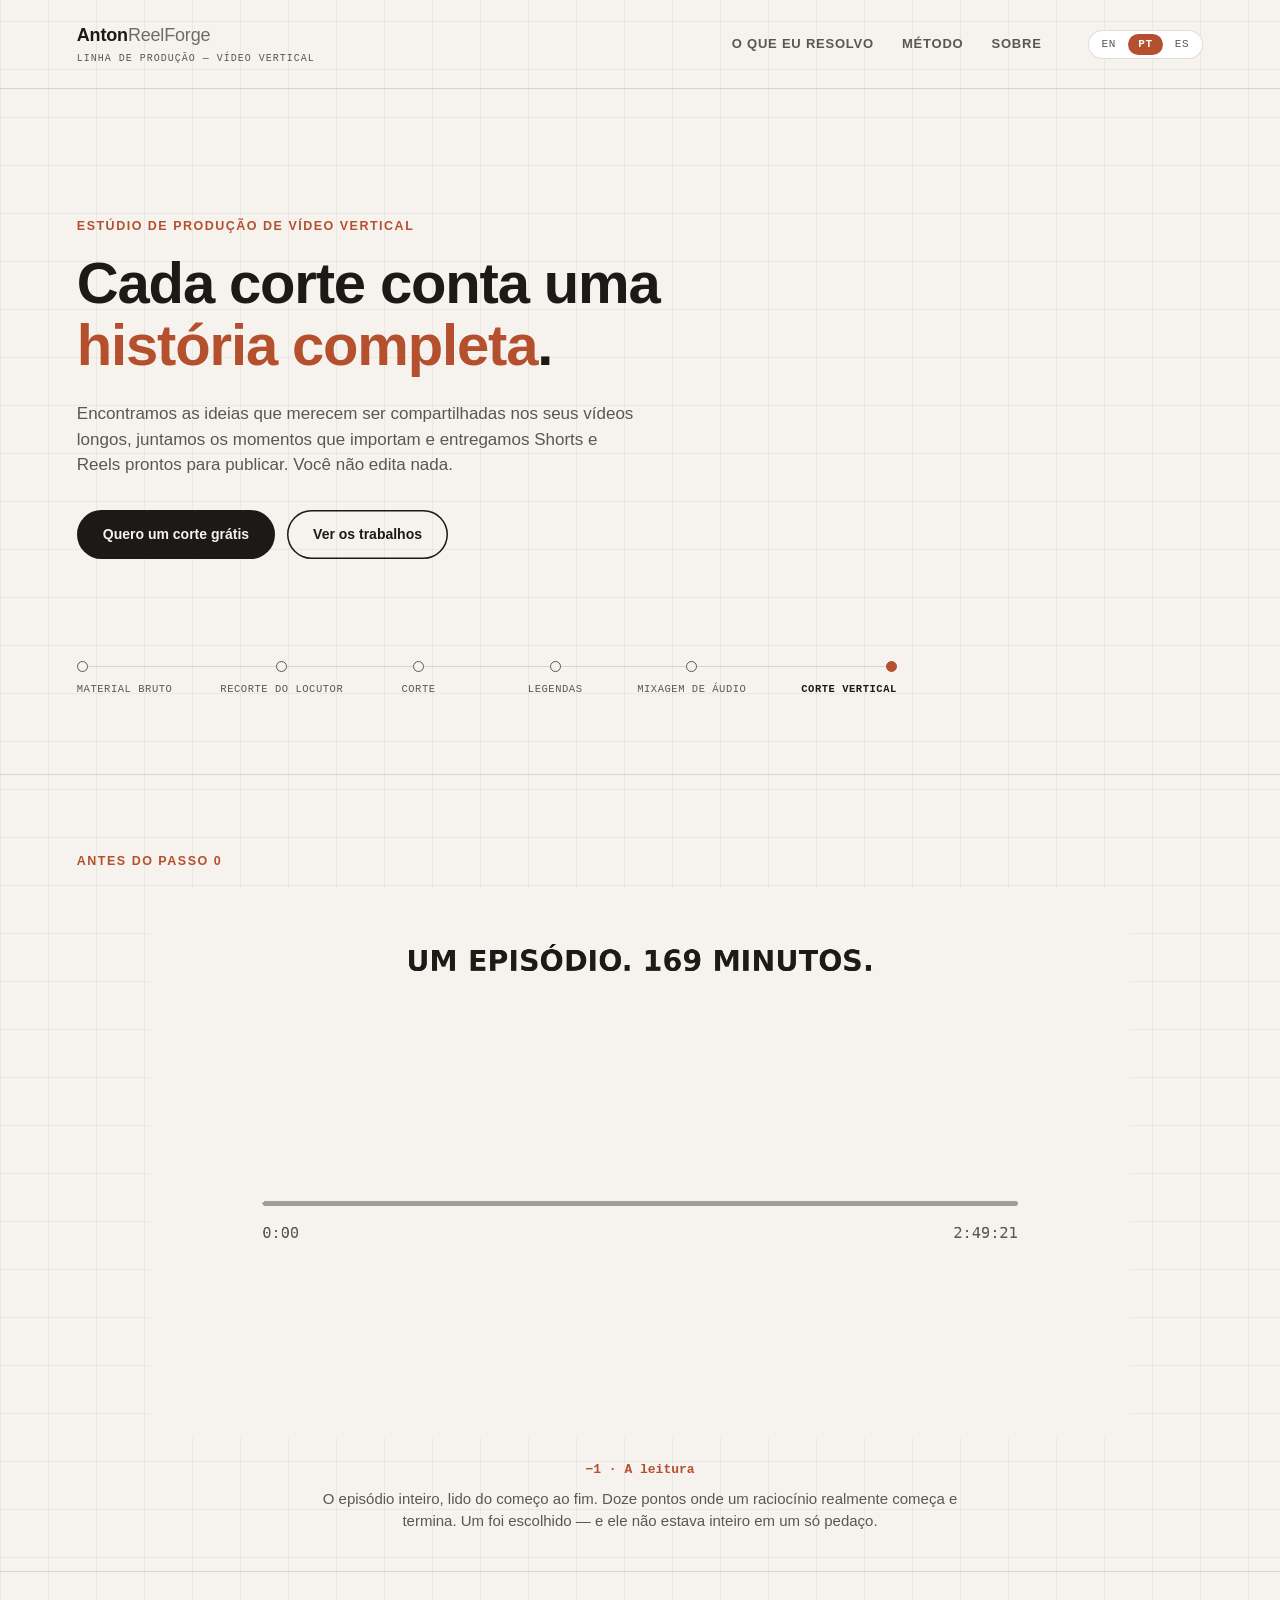
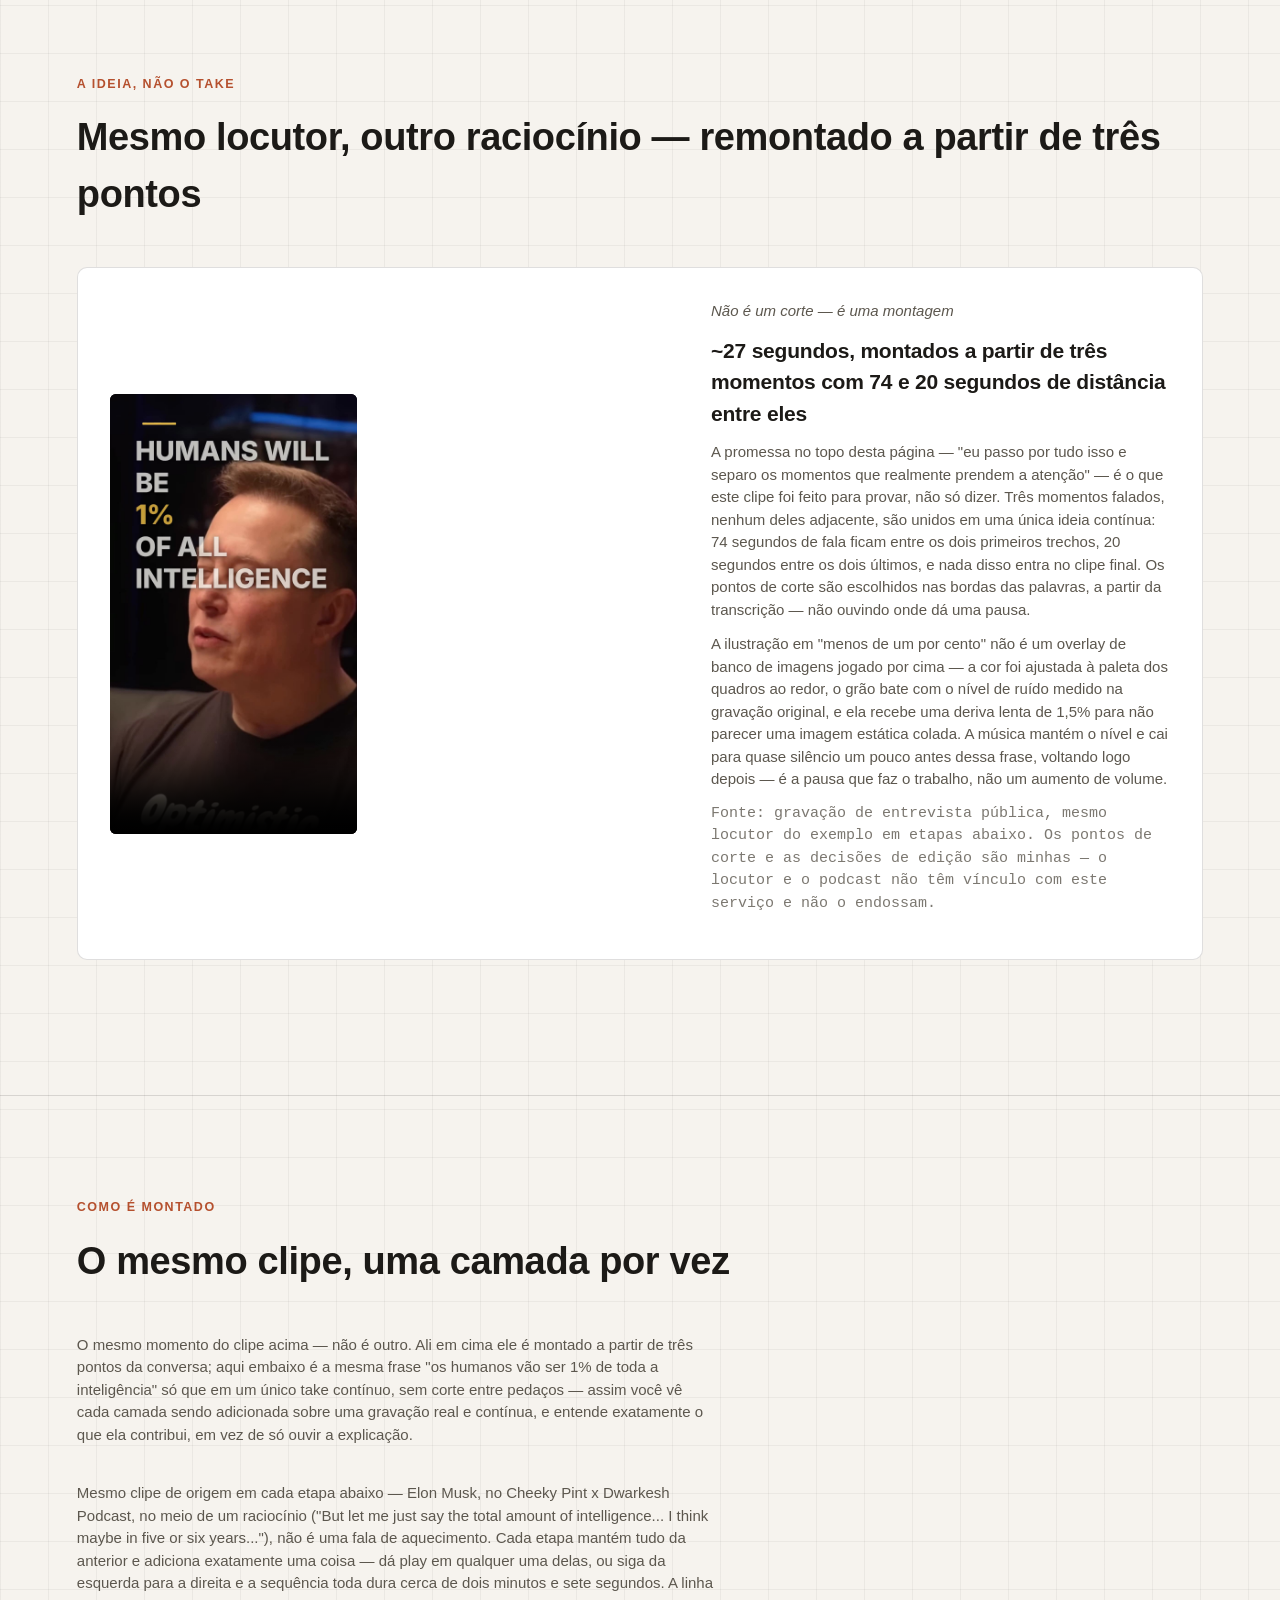
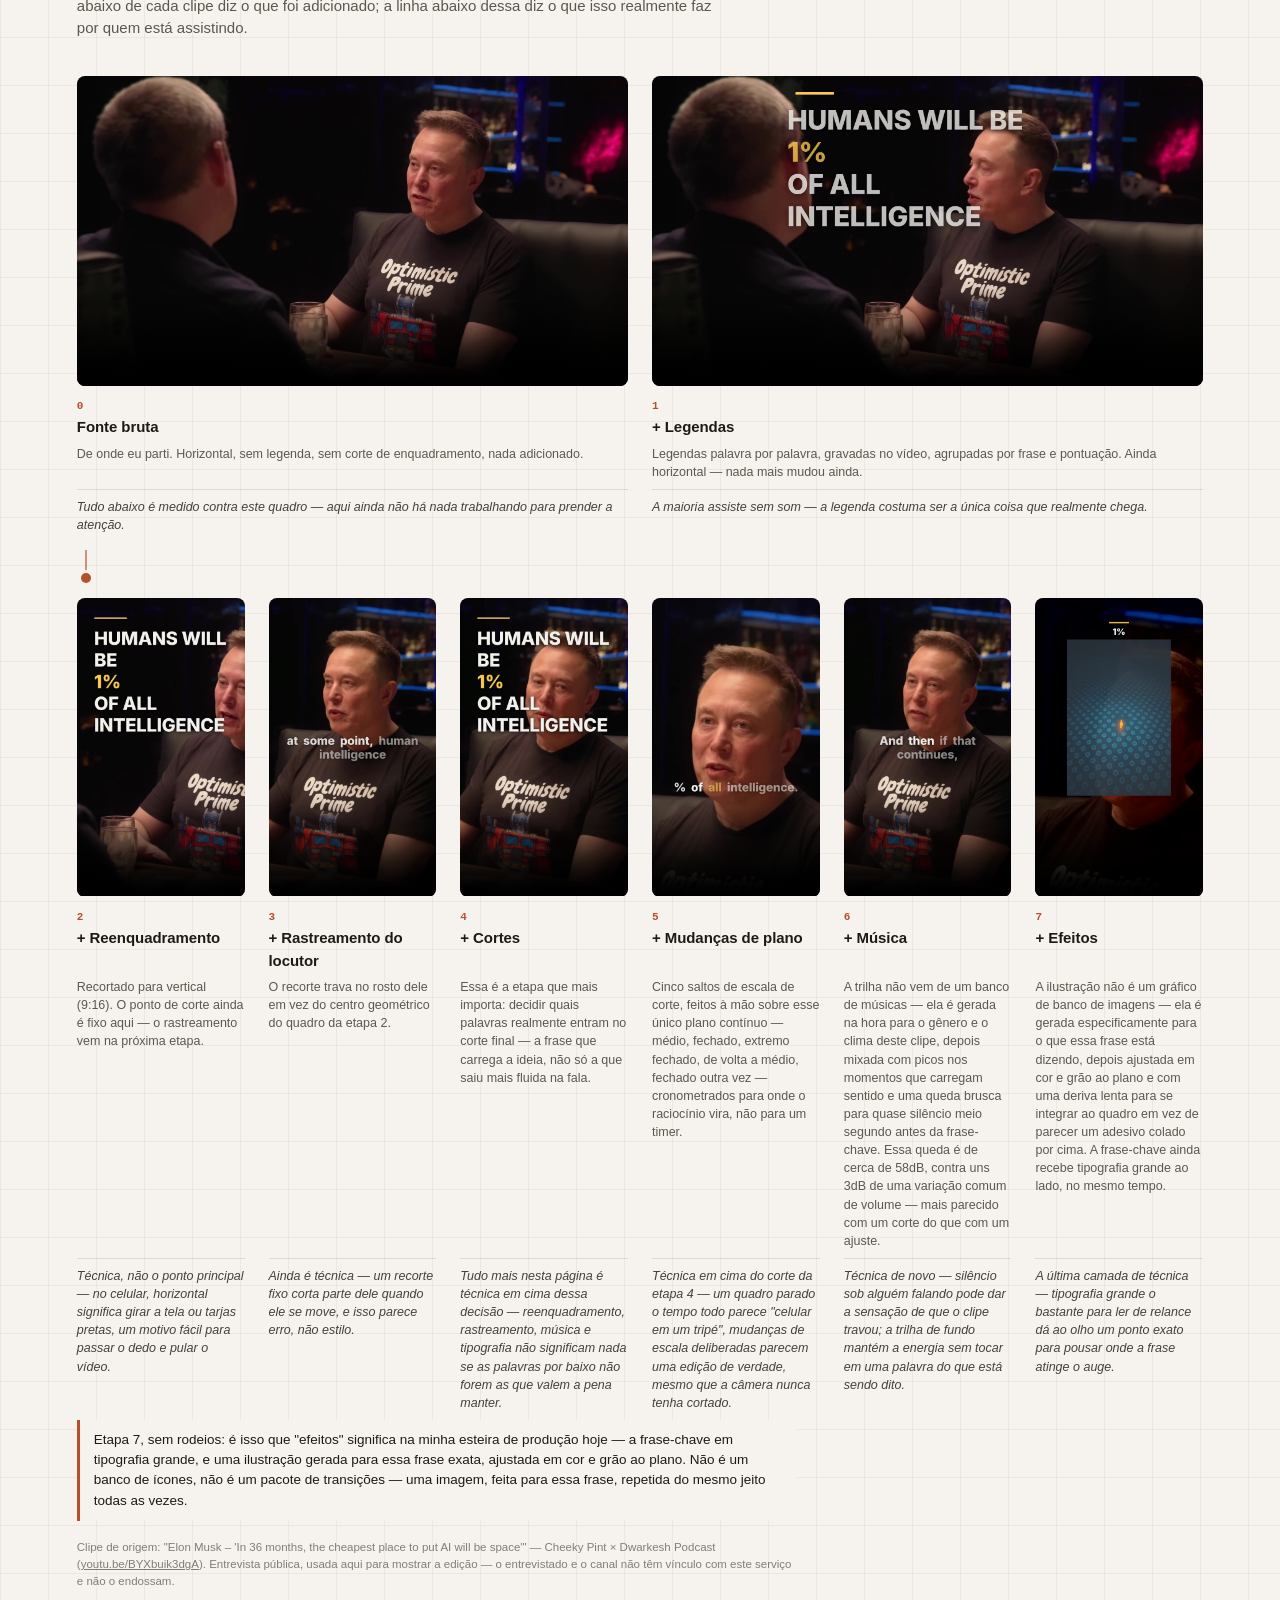
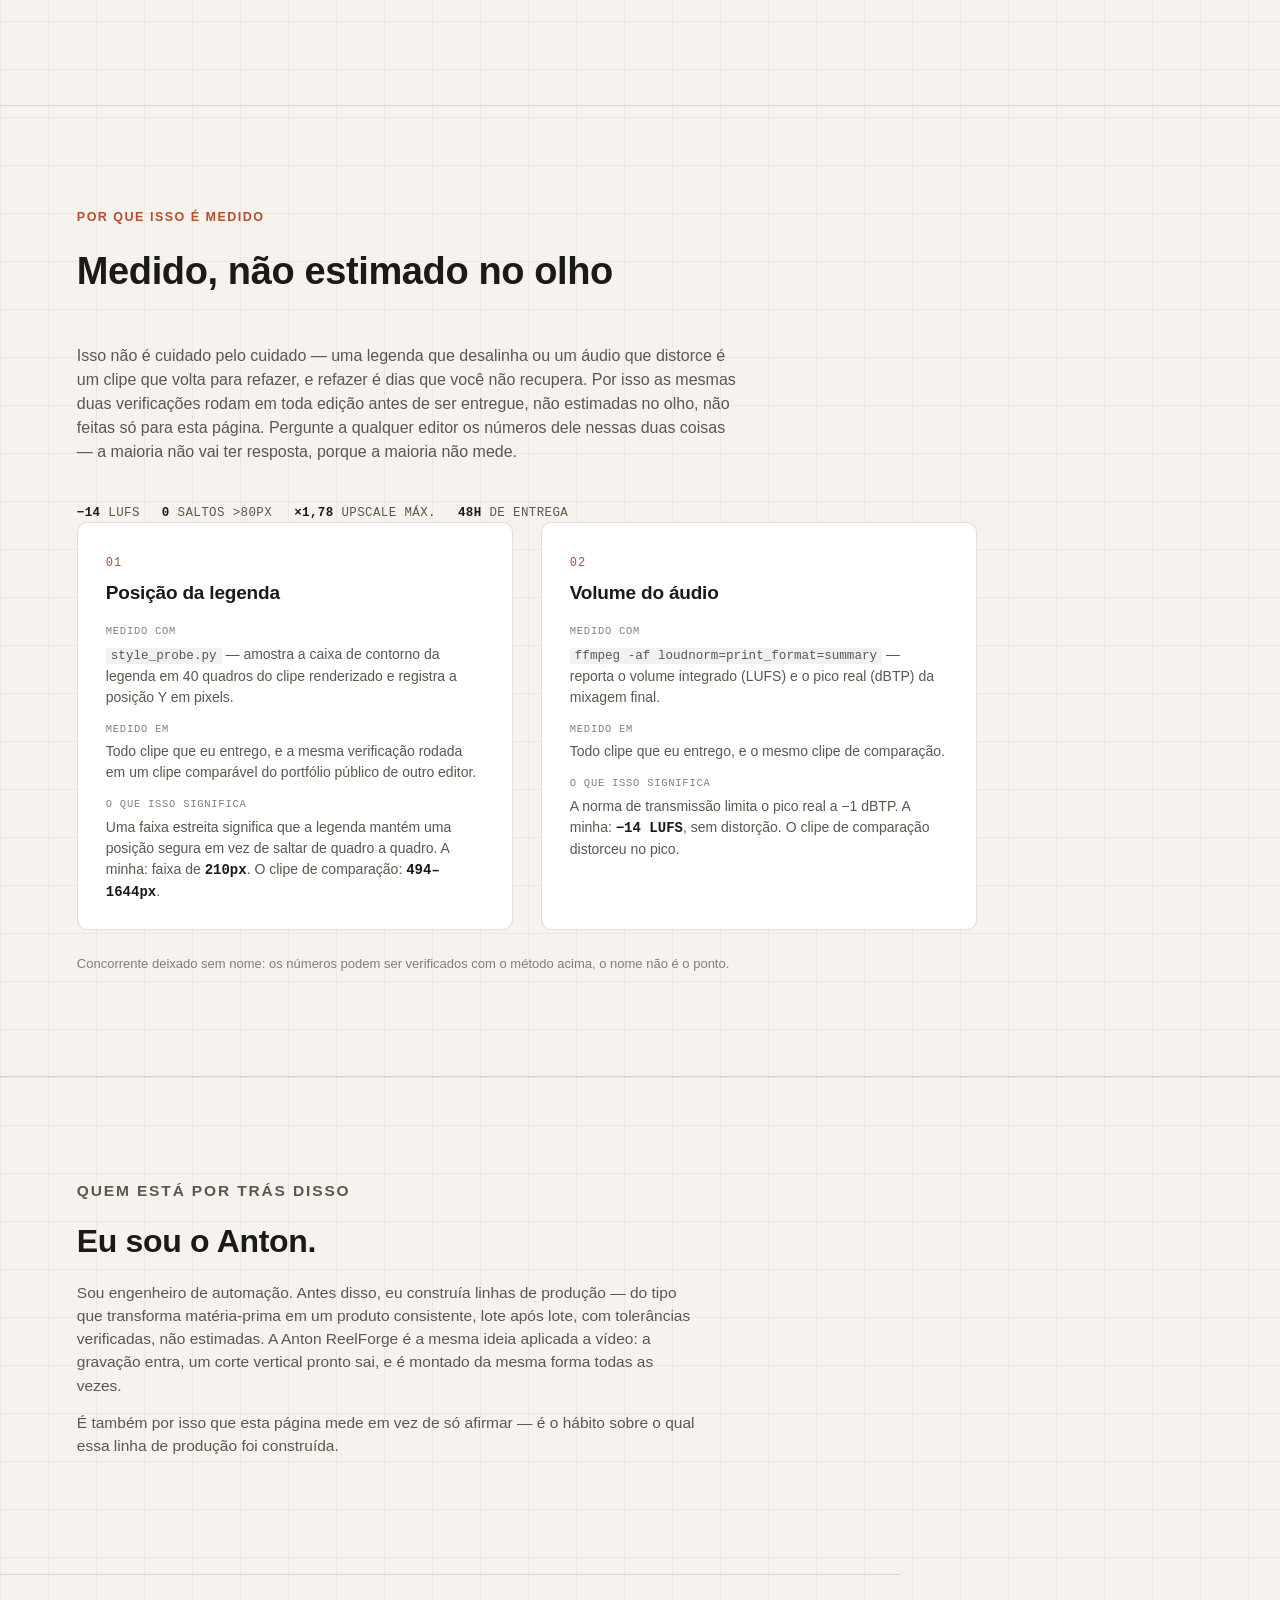
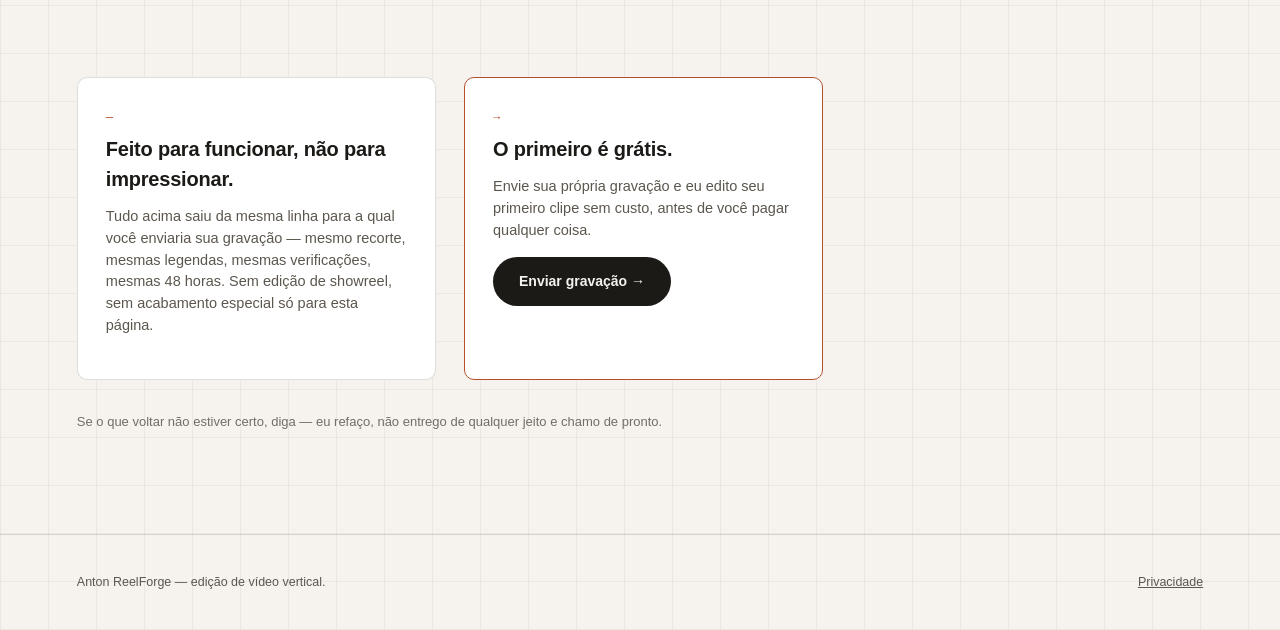
<file: index-pt.html>
<!DOCTYPE html>
<html lang="pt-BR">
<head>
<meta charset="UTF-8">
<meta name="viewport" content="width=device-width, initial-scale=1, viewport-fit=cover">
<title>Anton ReelForge — transforma gravação bruta em cortes verticais</title>
<link rel="alternate" hreflang="en" href="https://antonreelforge.com/">
<link rel="alternate" hreflang="pt-BR" href="https://antonreelforge.com/index-pt">
<link rel="alternate" hreflang="es-419" href="https://antonreelforge.com/index-es">
<link rel="alternate" hreflang="x-default" href="https://antonreelforge.com/">
<meta property="og:locale" content="pt_BR">
<link rel="stylesheet" href="style.css">
</head>
<body>

<header>
  <div class="brand-block">
    <div class="brand">Anton<span class="brand-accent">ReelForge</span></div>
    <div class="brand-tag">LINHA DE PRODUÇÃO — VÍDEO VERTICAL</div>
  </div>
  <div class="header-right">
    <nav>
      <a href="#jobs">O que eu resolvo</a>
      <a href="#method">Método</a>
      <a href="#about">Sobre</a>
    </nav>
    <div class="lang-switch">
      <a href="/">EN</a><span class="lang-sep">·</span><span class="lang-current">PT</span><span class="lang-sep">·</span><a href="/index-es">ES</a>
    </div>
  </div>
</header>

<section class="hero" id="home">
  <p class="eyebrow">ESTÚDIO DE PRODUÇÃO DE VÍDEO VERTICAL</p>
  <h1>Cada corte conta uma <span class="accent">história completa</span>.</h1>
  <p class="lede">
    Encontramos as ideias que merecem ser compartilhadas nos seus vídeos
    longos, juntamos os momentos que importam e entregamos Shorts e Reels
    prontos para publicar. Você não edita nada.
  </p>
  <div class="hero-cta">
    <a class="btn" href="https://t.me/anton_fedotenkov" target="_blank" rel="noopener">Quero um corte grátis</a>
    <a class="btn btn-ghost" href="#jobs">Ver os trabalhos</a>
  </div>
</section>

<section class="line" aria-label="how footage moves through the pipeline">
  <div class="line-track">
    <div class="line-node"><span class="line-dot"></span><span class="line-label">material bruto</span></div>
    <div class="line-node"><span class="line-dot"></span><span class="line-label">recorte do locutor</span></div>
    <div class="line-node"><span class="line-dot"></span><span class="line-label">corte</span></div>
    <div class="line-node"><span class="line-dot"></span><span class="line-label">legendas</span></div>
    <div class="line-node"><span class="line-dot"></span><span class="line-label">mixagem de áudio</span></div>
    <div class="line-node line-node-end"><span class="line-dot"></span><span class="line-label">corte vertical</span></div>
  </div>
</section>

<section class="read-block" id="the-read">
  <p class="eyebrow">ANTES DO PASSO 0</p>
  <div class="read-video">
    <video autoplay muted loop playsinline preload="metadata" poster="step-minus-one-the-read-pt.jpg">
      <source src="step-minus-one-the-read-pt.mp4" type="video/mp4">
    </video>
  </div>
  <p class="read-lnum">&minus;1 &middot; A leitura</p>
  <p class="read-caption">
    O episódio inteiro, lido do começo ao fim. Doze pontos onde um
    raciocínio realmente começa e termina. Um foi escolhido — e ele não
    estava inteiro em um só pedaço.
  </p>
</section>

<section class="jobs" id="assembled">
  <p class="eyebrow">A IDEIA, NÃO O TAKE</p>
  <h2>Mesmo locutor, outro raciocínio — remontado a partir de três pontos</h2>
  <div class="job-card">
    <div class="job-video">
      <video controls preload="metadata" playsinline poster="three-places-insert.jpg">
        <source src="three-places-insert.mp4" type="video/mp4">
      </video>
    </div>
    <div class="job-text">
      <p class="job-tag">Não é um corte — é uma montagem</p>
      <h3>~27 segundos, montados a partir de três momentos com 74 e 20 segundos de distância entre eles</h3>
      <p>A promessa no topo desta página — "eu passo por tudo isso e separo
      os momentos que realmente prendem a atenção" — é o que este clipe foi
      feito para provar, não só dizer.
      Três momentos falados, nenhum deles adjacente, são unidos em uma única
      ideia contínua: 74 segundos de fala ficam entre os dois primeiros
      trechos, 20 segundos entre os dois últimos, e nada disso entra no
      clipe final. Os pontos de corte são escolhidos nas bordas das
      palavras, a partir da transcrição — não ouvindo onde dá uma pausa.</p>
      <p>A ilustração em "menos de um por cento" não é um overlay de banco
      de imagens jogado por cima — a cor foi ajustada à paleta dos quadros
      ao redor, o grão bate com o nível de ruído medido na gravação
      original, e ela recebe uma deriva lenta de 1,5% para não parecer uma
      imagem estática colada. A música mantém o nível e cai para quase
      silêncio um pouco antes dessa frase, voltando logo depois — é a
      pausa que faz o trabalho, não um aumento de volume.</p>
      <p class="job-meta">Fonte: gravação de entrevista pública, mesmo
      locutor do exemplo em etapas abaixo. Os pontos de corte e as decisões
      de edição são minhas — o locutor e o podcast não têm vínculo com
      este serviço e não o endossam.</p>
    </div>
  </div>
</section>

<section class="jobs ladder" id="jobs">
  <p class="eyebrow">COMO É MONTADO</p>
  <h2>O mesmo clipe, uma camada por vez</h2>
  <p class="ladder-intro">
    O mesmo momento do clipe acima — não é outro. Ali em cima ele é
    montado a partir de três pontos da conversa; aqui embaixo é a mesma
    frase "os humanos vão ser 1% de toda a inteligência" só que em um
    único take contínuo, sem corte entre pedaços — assim você vê cada
    camada sendo adicionada sobre uma gravação real e contínua, e entende
    exatamente o que ela contribui, em vez de só ouvir a explicação.
  </p>
  <p class="ladder-intro">
    Mesmo clipe de origem em cada etapa abaixo — Elon Musk, no Cheeky Pint
    x Dwarkesh Podcast, no meio de um raciocínio ("But let me just say the
    total amount of intelligence... I think maybe in five or six
    years..."), não é uma fala de aquecimento. Cada etapa mantém tudo da
    anterior e adiciona exatamente uma coisa — dá play em qualquer uma
    delas, ou siga da esquerda para a direita e a sequência toda dura
    cerca de dois minutos e sete segundos. A linha abaixo de cada clipe diz
    o que foi adicionado; a linha abaixo dessa diz o que isso realmente faz
    por quem está assistindo.
  </p>

  <div class="ladder-strip">
    <div class="ladder-row ladder-top-row">
      <div class="ladder-step landscape">
        <div class="ladder-video">
          <video controls preload="metadata" playsinline poster="ladder-00-raw.jpg">
            <source src="ladder-00-raw.mp4" type="video/mp4">
          </video>
        </div>
        <p class="lnum">0</p>
        <h4>Fonte bruta</h4>
        <p>De onde eu parti. Horizontal, sem legenda, sem corte de enquadramento, nada adicionado.</p>
        <p class="why">Tudo abaixo é medido contra este quadro — aqui ainda não há nada trabalhando para prender a atenção.</p>
      </div>

      <div class="ladder-step landscape ladder-step--row-end">
        <div class="ladder-video">
          <video controls preload="metadata" playsinline poster="ladder-01-captions.jpg">
            <source src="ladder-01-captions.mp4" type="video/mp4">
          </video>
        </div>
        <p class="lnum">1</p>
        <h4>+ Legendas</h4>
        <p>Legendas palavra por palavra, gravadas no vídeo, agrupadas por frase e pontuação. Ainda horizontal — nada mais mudou ainda.</p>
        <p class="why">A maioria assiste sem som — a legenda costuma ser a única coisa que realmente chega.</p>
      </div>
    </div>

    <div class="ladder-row-link" aria-hidden="true"></div>

    <div class="ladder-row">
      <div class="ladder-step portrait">
        <div class="ladder-video">
          <video controls preload="metadata" playsinline poster="ladder-02-reframe.jpg">
            <source src="ladder-02-reframe.mp4" type="video/mp4">
          </video>
        </div>
        <p class="lnum">2</p>
        <h4>+ Reenquadramento</h4>
        <p>Recortado para vertical (9:16). O ponto de corte ainda é fixo aqui — o rastreamento vem na próxima etapa.</p>
        <p class="why">Técnica, não o ponto principal — no celular, horizontal significa girar a tela ou tarjas pretas, um motivo fácil para passar o dedo e pular o vídeo.</p>
      </div>

      <div class="ladder-step portrait">
        <div class="ladder-video">
          <video controls preload="metadata" playsinline poster="ladder-03-tracking.jpg">
            <source src="ladder-03-tracking.mp4" type="video/mp4">
          </video>
        </div>
        <p class="lnum">3</p>
        <h4>+ Rastreamento do locutor</h4>
        <p>O recorte trava no rosto dele em vez do centro geométrico do quadro da etapa 2.</p>
        <p class="why">Ainda é técnica — um recorte fixo corta parte dele quando ele se move, e isso parece erro, não estilo.</p>
      </div>

      <div class="ladder-step portrait">
        <div class="ladder-video">
          <video controls preload="metadata" playsinline poster="ladder-04-cuts.jpg">
            <source src="ladder-04-cuts.mp4" type="video/mp4">
          </video>
        </div>
        <p class="lnum">4</p>
        <h4>+ Cortes</h4>
        <p>Essa é a etapa que mais importa: decidir quais palavras realmente entram no corte final — a frase que carrega a ideia, não só a que saiu mais fluida na fala.</p>
        <p class="why">Tudo mais nesta página é técnica em cima dessa decisão — reenquadramento, rastreamento, música e tipografia não significam nada se as palavras por baixo não forem as que valem a pena manter.</p>
      </div>

      <div class="ladder-step portrait">
        <div class="ladder-video">
          <video controls preload="metadata" playsinline poster="ladder-05-shot-changes.jpg">
            <source src="ladder-05-shot-changes.mp4" type="video/mp4">
          </video>
        </div>
        <p class="lnum">5</p>
        <h4>+ Mudanças de plano</h4>
        <p>Cinco saltos de escala de corte, feitos à mão sobre esse único plano contínuo — médio, fechado, extremo fechado, de volta a médio, fechado outra vez — cronometrados para onde o raciocínio vira, não para um timer.</p>
        <p class="why">Técnica em cima do corte da etapa 4 — um quadro parado o tempo todo parece "celular em um tripé", mudanças de escala deliberadas parecem uma edição de verdade, mesmo que a câmera nunca tenha cortado.</p>
      </div>

      <div class="ladder-step portrait">
        <div class="ladder-video">
          <video controls preload="metadata" playsinline poster="ladder-06-music.jpg">
            <source src="ladder-06-music.mp4" type="video/mp4">
          </video>
        </div>
        <p class="lnum">6</p>
        <h4>+ Música</h4>
        <p>A trilha não vem de um banco de músicas — ela é gerada na hora para o gênero e o clima deste clipe, depois mixada com picos nos momentos que carregam sentido e uma queda brusca para quase silêncio meio segundo antes da frase-chave. Essa queda é de cerca de 58dB, contra uns 3dB de uma variação comum de volume — mais parecido com um corte do que com um ajuste.</p>
        <p class="why">Técnica de novo — silêncio sob alguém falando pode dar a sensação de que o clipe travou; a trilha de fundo mantém a energia sem tocar em uma palavra do que está sendo dito.</p>
      </div>

      <div class="ladder-step portrait ladder-step--row-end">
        <div class="ladder-video">
          <video controls preload="metadata" playsinline poster="ladder-07-effects.jpg">
            <source src="ladder-07-effects.mp4" type="video/mp4">
          </video>
        </div>
        <p class="lnum">7</p>
        <h4>+ Efeitos</h4>
        <p>A ilustração não é um gráfico de banco de imagens — ela é gerada especificamente para o que essa frase está dizendo, depois ajustada em cor e grão ao plano e com uma deriva lenta para se integrar ao quadro em vez de parecer um adesivo colado por cima. A frase-chave ainda recebe tipografia grande ao lado, no mesmo tempo.</p>
        <p class="why">A última camada de técnica — tipografia grande o bastante para ler de relance dá ao olho um ponto exato para pousar onde a frase atinge o auge.</p>
      </div>
    </div>
  </div>

  <p class="callout">
    Etapa 7, sem rodeios: é isso que "efeitos" significa na minha esteira
    de produção hoje — a frase-chave em tipografia grande, e uma
    ilustração gerada para essa frase exata, ajustada em cor e grão ao
    plano. Não é um banco de ícones, não é um pacote de transições — uma
    imagem, feita para essa frase, repetida do mesmo jeito todas as vezes.
  </p>
  <p class="attribution">
    Clipe de origem: "Elon Musk – 'In 36 months, the cheapest place to put
    AI will be space'" — Cheeky Pint × Dwarkesh Podcast
    (<a href="https://youtu.be/BYXbuik3dgA" target="_blank" rel="noopener">youtu.be/BYXbuik3dgA</a>).
    Entrevista pública, usada aqui para mostrar a edição — o entrevistado
    e o canal não têm vínculo com este serviço e não o endossam.
  </p>
</section>

<section class="proof" id="method">
  <p class="eyebrow">POR QUE ISSO É MEDIDO</p>
  <h2>Medido, não estimado no olho</h2>
  <p class="proof-copy">
    Isso não é cuidado pelo cuidado — uma legenda que desalinha ou um
    áudio que distorce é um clipe que volta para refazer, e refazer é
    dias que você não recupera. Por isso as mesmas duas verificações
    rodam em toda edição antes de ser entregue, não estimadas no olho,
    não feitas só para esta página. Pergunte a qualquer editor os números
    dele nessas duas coisas — a maioria não vai ter resposta, porque a
    maioria não mede.
  </p>

  <div class="spec-strip">
    <span><b>&minus;14</b> LUFS</span>
    <span><b>0</b> saltos &gt;80px</span>
    <span><b>&times;1,78</b> upscale máx.</span>
    <span><b>48H</b> de entrega</span>
  </div>

  <div class="method-row">
    <div class="method-block">
      <span class="method-index">01</span>
      <h3>Posição da legenda</h3>
      <dl class="method-spec">
        <dt>Medido com</dt>
        <dd><code>style_probe.py</code> — amostra a caixa de contorno da
        legenda em 40 quadros do clipe renderizado e registra a posição Y
        em pixels.</dd>
        <dt>Medido em</dt>
        <dd>Todo clipe que eu entrego, e a mesma verificação rodada em um
        clipe comparável do portfólio público de outro editor.</dd>
        <dt>O que isso significa</dt>
        <dd>Uma faixa estreita significa que a legenda mantém uma posição
        segura em vez de saltar de quadro a quadro. A minha: faixa de
        <b>210px</b>. O clipe de comparação: <b>494–1644px</b>.</dd>
      </dl>
    </div>
    <div class="method-block">
      <span class="method-index">02</span>
      <h3>Volume do áudio</h3>
      <dl class="method-spec">
        <dt>Medido com</dt>
        <dd><code>ffmpeg -af loudnorm=print_format=summary</code> —
        reporta o volume integrado (LUFS) e o pico real (dBTP) da mixagem
        final.</dd>
        <dt>Medido em</dt>
        <dd>Todo clipe que eu entrego, e o mesmo clipe de comparação.</dd>
        <dt>O que isso significa</dt>
        <dd>A norma de transmissão limita o pico real a −1 dBTP. A minha:
        <b>−14 LUFS</b>, sem distorção. O clipe de comparação distorceu no
        pico.</dd>
      </dl>
    </div>
  </div>
  <p class="proof-note">Concorrente deixado sem nome: os números podem
  ser verificados com o método acima, o nome não é o ponto.</p>
</section>

<section class="author author--no-photo" id="about">
  <!-- Фотография Антона. Пустует с 08.10.2026: нарисованный аватар убран
       по его решению («потом фото поставим»). Чтобы вернуть — раскомментировать
       и положить файл рядом, плюс убрать .author--no-photo в style.css. -->
  <!--
  <div class="author-photo-slot">
    <img src="anton-photo.jpg" alt="Anton">
  </div>
  -->
  <div class="author-text">
    <p class="eyebrow">QUEM ESTÁ POR TRÁS DISSO</p>
    <h2>Eu sou o Anton.</h2>
    <p>
      Sou engenheiro de automação. Antes disso, eu construía linhas de
      produção — do tipo que transforma matéria-prima em um produto
      consistente, lote após lote, com tolerâncias verificadas, não
      estimadas. A Anton ReelForge é a mesma ideia aplicada a vídeo: a
      gravação entra, um corte vertical pronto sai, e é montado da mesma
      forma todas as vezes.
    </p>
    <p>
      É também por isso que esta página mede em vez de só afirmar — é o
      hábito sobre o qual essa linha de produção foi construída.
    </p>
  </div>
</section>

<section class="closing">
  <div class="closing-block">
    <span class="method-index">—</span>
    <h3>Feito para funcionar, não para impressionar.</h3>
    <p>Tudo acima saiu da mesma linha para a qual você enviaria sua
    gravação — mesmo recorte, mesmas legendas, mesmas verificações,
    mesmas 48 horas. Sem edição de showreel, sem acabamento especial só
    para esta página.</p>
  </div>
  <div class="closing-block closing-offer">
    <span class="method-index">→</span>
    <h3>O primeiro é grátis.</h3>
    <p>Envie sua própria gravação e eu edito seu primeiro clipe sem
    custo, antes de você pagar qualquer coisa.</p>
    <a class="btn" href="https://t.me/anton_fedotenkov" target="_blank" rel="noopener">Enviar gravação →</a>
  </div>
  <p class="closing-note">Se o que voltar não estiver certo, diga — eu
  refaço, não entrego de qualquer jeito e chamo de pronto.</p>
</section>

<footer>
  <p>Anton ReelForge — edição de vídeo vertical.</p>
  <p><a href="/privacy-pt">Privacidade</a></p>
</footer>

</body>
</html>
</file>
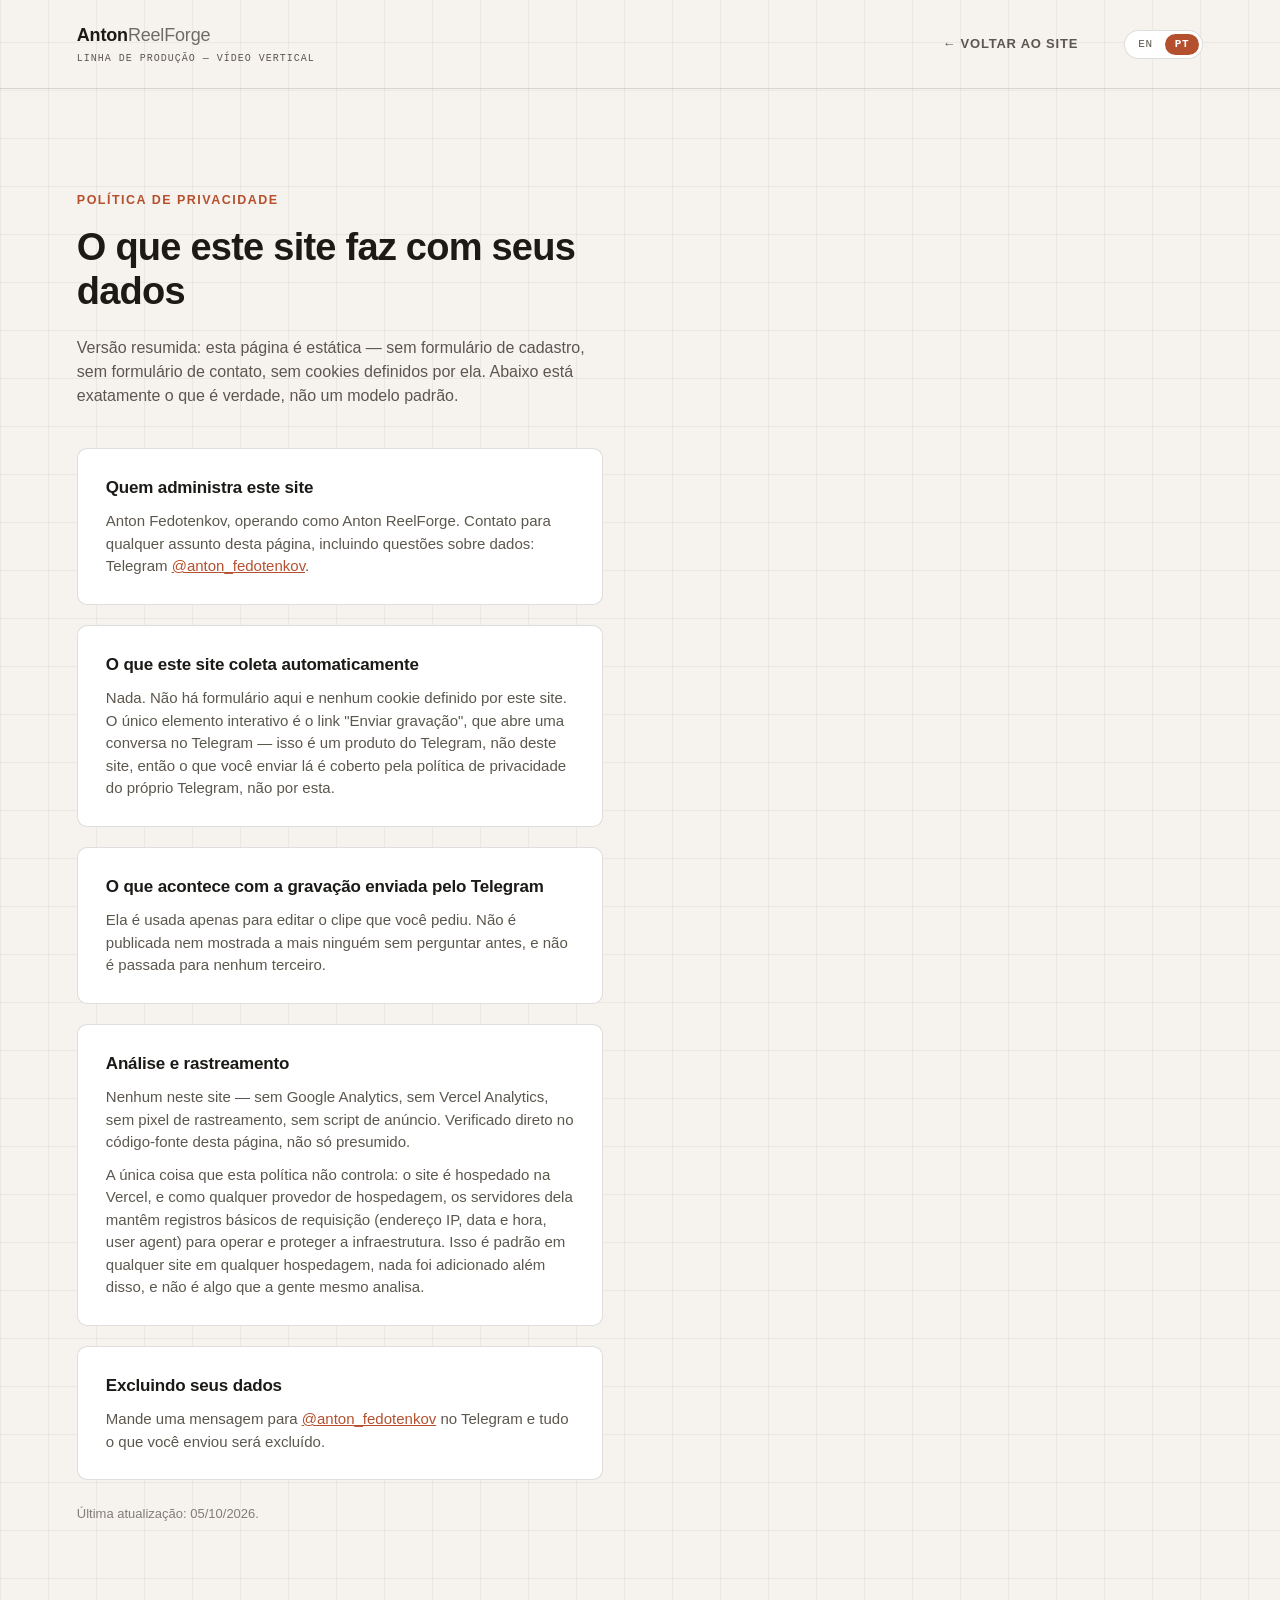
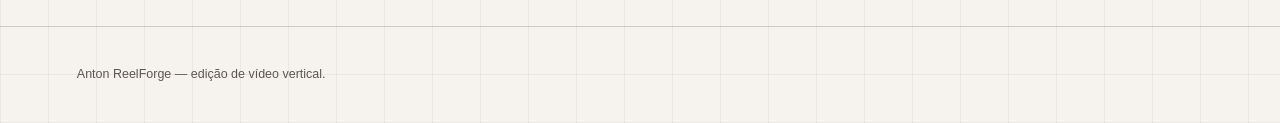
<file: privacy-pt.html>
<!DOCTYPE html>
<html lang="pt-BR">
<head>
<meta charset="UTF-8">
<meta name="viewport" content="width=device-width, initial-scale=1, viewport-fit=cover">
<title>Política de Privacidade — Anton ReelForge</title>
<link rel="stylesheet" href="style.css">
</head>
<body>

<header>
  <div class="brand-block">
    <div class="brand">Anton<span class="brand-accent">ReelForge</span></div>
    <div class="brand-tag">LINHA DE PRODUÇÃO — VÍDEO VERTICAL</div>
  </div>
  <div class="header-right">
    <nav>
      <a href="/index-pt">← Voltar ao site</a>
    </nav>
    <div class="lang-switch">
      <a href="/privacy">EN</a><span class="lang-sep">·</span><span class="lang-current">PT</span>
    </div>
  </div>
</header>

<section class="legal">
  <p class="eyebrow">POLÍTICA DE PRIVACIDADE</p>
  <h1>O que este site faz com seus dados</h1>
  <p class="proof-copy">
    Versão resumida: esta página é estática — sem formulário de cadastro,
    sem formulário de contato, sem cookies definidos por ela. Abaixo está
    exatamente o que é verdade, não um modelo padrão.
  </p>

  <div class="method-block legal-block">
    <h3>Quem administra este site</h3>
    <p>Anton Fedotenkov, operando como Anton ReelForge. Contato para
    qualquer assunto desta página, incluindo questões sobre dados:
    Telegram <a href="https://t.me/anton_fedotenkov" target="_blank" rel="noopener">@anton_fedotenkov</a>.</p>
  </div>

  <div class="method-block legal-block">
    <h3>O que este site coleta automaticamente</h3>
    <p>Nada. Não há formulário aqui e nenhum cookie definido por este
    site. O único elemento interativo é o link "Enviar gravação", que
    abre uma conversa no Telegram — isso é um produto do Telegram, não
    deste site, então o que você enviar lá é coberto pela política de
    privacidade do próprio Telegram, não por esta.</p>
  </div>

  <div class="method-block legal-block">
    <h3>O que acontece com a gravação enviada pelo Telegram</h3>
    <p>Ela é usada apenas para editar o clipe que você pediu. Não é
    publicada nem mostrada a mais ninguém sem perguntar antes, e não é
    passada para nenhum terceiro.</p>
  </div>

  <div class="method-block legal-block">
    <h3>Análise e rastreamento</h3>
    <p>Nenhum neste site — sem Google Analytics, sem Vercel Analytics,
    sem pixel de rastreamento, sem script de anúncio. Verificado direto
    no código-fonte desta página, não só presumido.</p>
    <p>A única coisa que esta política não controla: o site é hospedado
    na Vercel, e como qualquer provedor de hospedagem, os servidores dela
    mantêm registros básicos de requisição (endereço IP, data e hora,
    user agent) para operar e proteger a infraestrutura. Isso é padrão
    em qualquer site em qualquer hospedagem, nada foi adicionado além
    disso, e não é algo que a gente mesmo analisa.</p>
  </div>

  <div class="method-block legal-block">
    <h3>Excluindo seus dados</h3>
    <p>Mande uma mensagem para <a href="https://t.me/anton_fedotenkov" target="_blank" rel="noopener">@anton_fedotenkov</a>
    no Telegram e tudo o que você enviou será excluído.</p>
  </div>

  <p class="proof-note">Última atualização: 05/10/2026.</p>
</section>

<footer>
  <p>Anton ReelForge — edição de vídeo vertical.</p>
</footer>

</body>
</html>
</file>
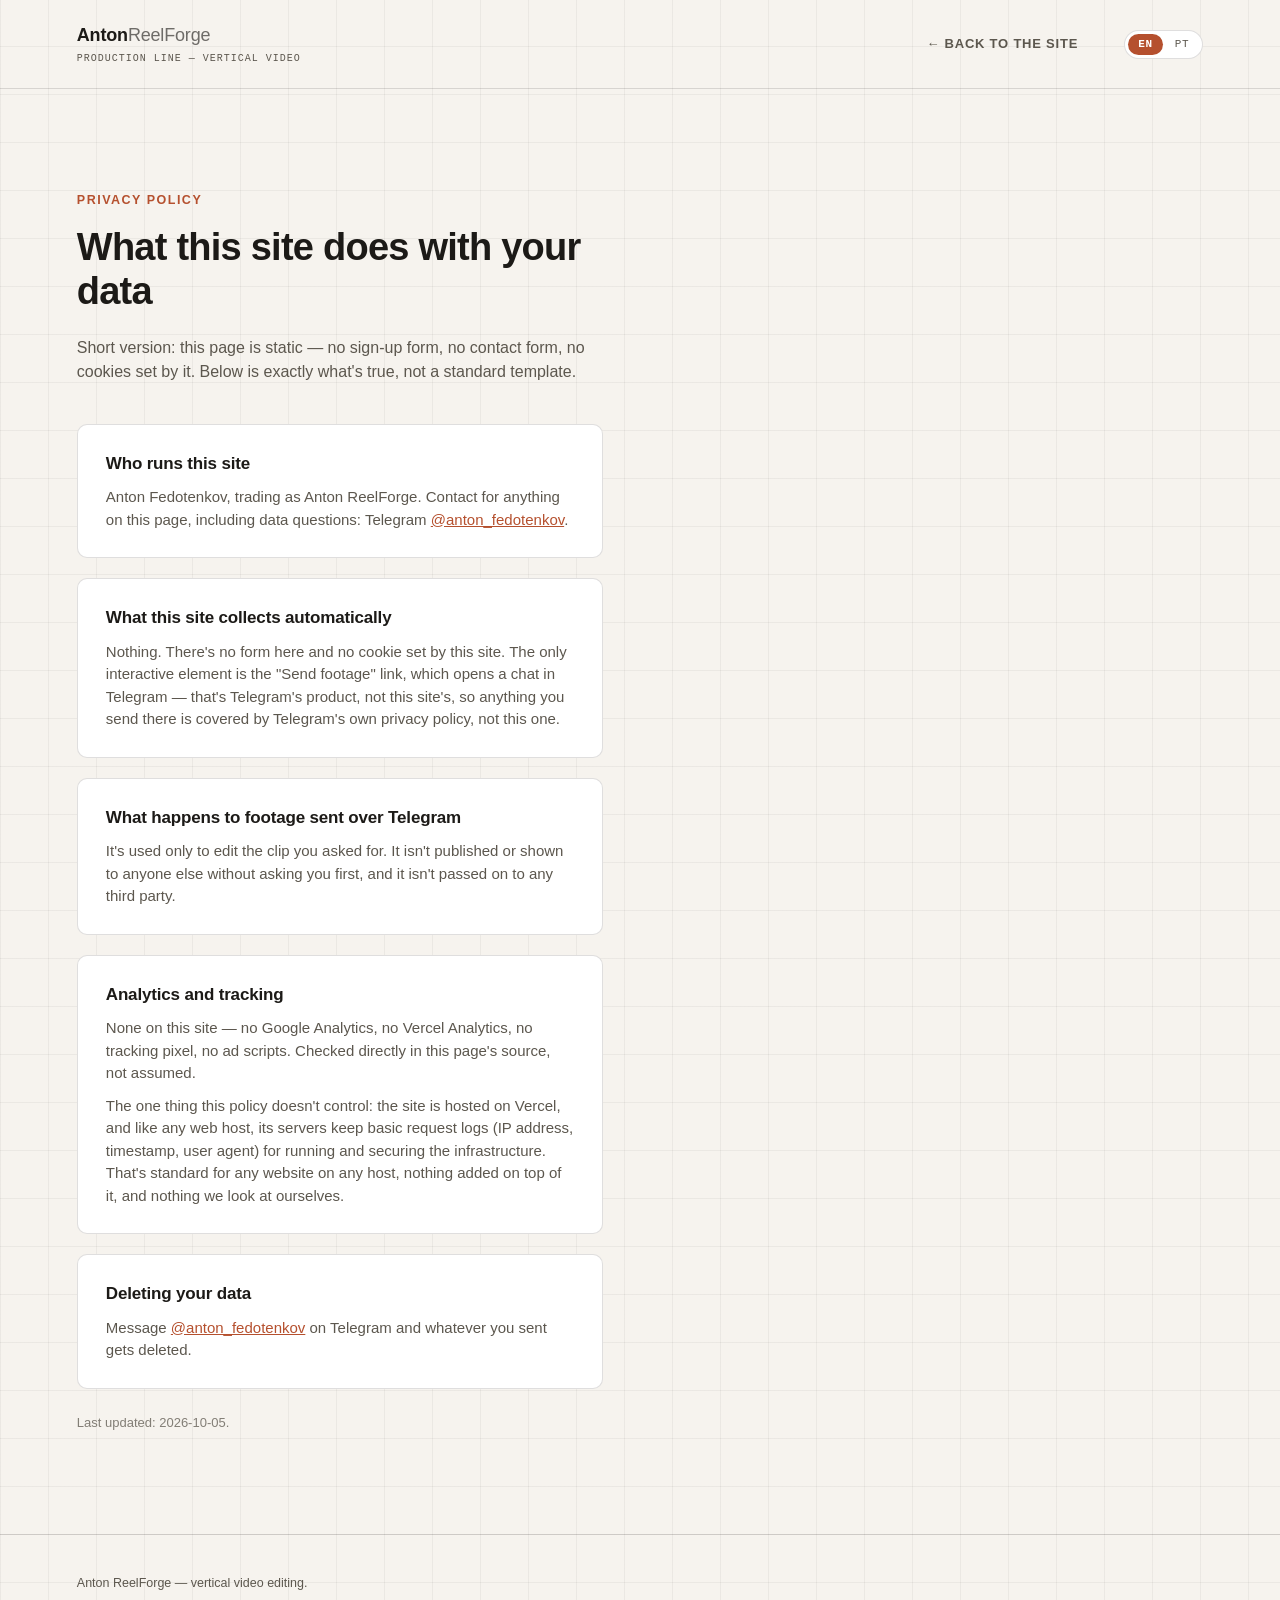
<file: privacy.html>
<!DOCTYPE html>
<html lang="en">
<head>
<meta charset="UTF-8">
<meta name="viewport" content="width=device-width, initial-scale=1, viewport-fit=cover">
<title>Privacy Policy — Anton ReelForge</title>
<link rel="stylesheet" href="style.css">
</head>
<body>

<header>
  <div class="brand-block">
    <div class="brand">Anton<span class="brand-accent">ReelForge</span></div>
    <div class="brand-tag">PRODUCTION LINE — VERTICAL VIDEO</div>
  </div>
  <div class="header-right">
    <nav>
      <a href="/">← Back to the site</a>
    </nav>
    <div class="lang-switch">
      <span class="lang-current">EN</span><span class="lang-sep">·</span><a href="/privacy-pt">PT</a>
    </div>
  </div>
</header>

<section class="legal">
  <p class="eyebrow">PRIVACY POLICY</p>
  <h1>What this site does with your data</h1>
  <p class="proof-copy">
    Short version: this page is static — no sign-up form, no contact form,
    no cookies set by it. Below is exactly what's true, not a standard
    template.
  </p>

  <div class="method-block legal-block">
    <h3>Who runs this site</h3>
    <p>Anton Fedotenkov, trading as Anton ReelForge. Contact for anything on
    this page, including data questions: Telegram
    <a href="https://t.me/anton_fedotenkov" target="_blank" rel="noopener">@anton_fedotenkov</a>.</p>
  </div>

  <div class="method-block legal-block">
    <h3>What this site collects automatically</h3>
    <p>Nothing. There's no form here and no cookie set by this site. The only
    interactive element is the "Send footage" link, which opens a chat in
    Telegram — that's Telegram's product, not this site's, so anything you
    send there is covered by Telegram's own privacy policy, not this one.</p>
  </div>

  <div class="method-block legal-block">
    <h3>What happens to footage sent over Telegram</h3>
    <p>It's used only to edit the clip you asked for. It isn't published or
    shown to anyone else without asking you first, and it isn't passed on to
    any third party.</p>
  </div>

  <div class="method-block legal-block">
    <h3>Analytics and tracking</h3>
    <p>None on this site — no Google Analytics, no Vercel Analytics, no
    tracking pixel, no ad scripts. Checked directly in this page's source,
    not assumed.</p>
    <p>The one thing this policy doesn't control: the site is hosted on
    Vercel, and like any web host, its servers keep basic request logs
    (IP address, timestamp, user agent) for running and securing the
    infrastructure. That's standard for any website on any host, nothing
    added on top of it, and nothing we look at ourselves.</p>
  </div>

  <div class="method-block legal-block">
    <h3>Deleting your data</h3>
    <p>Message <a href="https://t.me/anton_fedotenkov" target="_blank" rel="noopener">@anton_fedotenkov</a>
    on Telegram and whatever you sent gets deleted.</p>
  </div>

  <p class="proof-note">Last updated: 2026-10-05.</p>
</section>

<footer>
  <p>Anton ReelForge — vertical video editing.</p>
</footer>

</body>
</html>
</file>
<file: style.css>
:root {
  --bg: #f6f3ee;
  --ink: #1c1a17;
  --ink-soft: #5c574e;
  --line: rgba(28, 26, 23, 0.14);
  --accent: #b5502e;
  --card: #ffffff;
  --mono: ui-monospace, "SF Mono", "IBM Plex Mono", Menlo, Consolas, "Courier New", monospace;
  --grid: rgba(28, 26, 23, 0.05);
}

* { box-sizing: border-box; }

body {
  margin: 0;
  background:
    repeating-linear-gradient(0deg, var(--grid) 0, var(--grid) 1px, transparent 1px, transparent 48px),
    repeating-linear-gradient(90deg, var(--grid) 0, var(--grid) 1px, transparent 1px, transparent 48px),
    var(--bg);
  color: var(--ink);
  font-family: -apple-system, BlinkMacSystemFont, "Segoe UI", Helvetica, Arial, sans-serif;
  line-height: 1.5;
}

code {
  font-family: var(--mono);
  background: rgba(28, 26, 23, 0.06);
  padding: 1px 5px;
  border-radius: 3px;
  font-size: 0.9em;
}

header {
  display: flex;
  align-items: center;
  justify-content: space-between;
  padding: 22px 6vw;
  border-bottom: 1px solid var(--line);
}

.brand {
  font-weight: 800;
  font-size: 18px;
  letter-spacing: -0.01em;
}
.brand-tag {
  font-family: var(--mono);
  font-size: 10px;
  letter-spacing: 0.1em;
  color: var(--ink-soft);
  margin-top: 2px;
}

.header-right {
  display: flex;
  align-items: center;
  gap: 24px;
  flex-wrap: wrap;
}

nav { display: flex; gap: 28px; }
nav a {
  color: var(--ink-soft);
  text-decoration: none;
  font-size: 13px;
  font-weight: 600;
  letter-spacing: 0.06em;
  text-transform: uppercase;
}
nav a:hover { color: var(--ink); }

/* Переключатель языка. 🔴 Первая версия сливалась с меню: тот же шрифт,
   тот же цвет, тот же ряд — Антон 08.10: «не видно переключателя, если
   не искать». Теперь это кнопка с рамкой и собственным фоном, отделённая
   от навигации зазором: читается как управляющий элемент, а не как ещё
   один пункт меню.
   Флаги сознательно НЕ используем: у португальского их два (Бразилия
   и Португалия, и бразильцу чужой флаг неприятен), у английского тоже,
   а флаг вообще обозначает страну, а не язык. */
.lang-switch {
  display: inline-flex;
  align-items: center;
  gap: 2px;
  margin-left: 22px;
  padding: 3px;
  border: 1px solid var(--line);
  border-radius: 999px;
  background: var(--card, #fff);
  font-family: var(--mono);
  font-size: 11px;
  letter-spacing: 0.06em;
  line-height: 1;
}
.lang-switch .lang-current,
.lang-switch a {
  padding: 5px 10px;
  border-radius: 999px;
  text-decoration: none;
  transition: background 0.15s, color 0.15s;
}
.lang-switch .lang-current {
  color: #fff;
  background: var(--accent);
  font-weight: 700;
}
.lang-switch a { color: var(--ink-soft); }
.lang-switch a:hover { color: var(--ink); background: rgba(0, 0, 0, 0.06); }
/* Разделитель в кнопочном виде не нужен — его роль играет сама заливка. */
.lang-switch .lang-sep { display: none; }

section { padding: 8vw 6vw; }

.eyebrow {
  color: var(--accent);
  font-size: 12.5px;
  font-weight: 700;
  letter-spacing: 0.12em;
  margin: 0 0 16px;
}

.hero {
  padding-top: 10vw;
  padding-bottom: 8vw;
  max-width: 780px;
}
.hero h1 {
  font-size: clamp(34px, 5.6vw, 58px);
  line-height: 1.08;
  margin: 0 0 24px;
  letter-spacing: -0.02em;
}
.hero h1 .accent { color: var(--accent); }
.hero .lede {
  color: var(--ink-soft);
  font-size: 17px;
  max-width: 560px;
  margin: 0 0 32px;
}

.spec-strip {
  display: flex;
  gap: 22px;
  flex-wrap: wrap;
  margin: 0 0 28px;
  font-family: var(--mono);
  font-size: 12.5px;
  letter-spacing: 0.03em;
  color: var(--ink-soft);
  text-transform: uppercase;
}
.spec-strip b { color: var(--ink); font-weight: 700; }

.btn {
  display: inline-block;
  padding: 14px 26px;
  border-radius: 999px;
  background: var(--ink);
  color: var(--bg);
  font-weight: 700;
  font-size: 14px;
  text-decoration: none;
}
.btn:hover { background: var(--accent); }

/* Две кнопки на первом экране (09.10.2026): первая зовёт к действию,
   вторая ведёт к доказательствам. Раньше ссылка была одна — «посмотри,
   как это собрано», то есть единственный путь вёл в описание процесса,
   а не к заказу. */
.hero-cta { display: flex; gap: 12px; flex-wrap: wrap; }
.btn-ghost {
  background: transparent;
  color: var(--ink);
  box-shadow: inset 0 0 0 1.5px var(--ink);
}
.btn-ghost:hover { background: var(--ink); color: var(--bg); }

/* Технические метрики переехали с первого экрана в блок доказательств:
   там они подтверждают качество, а не продают вместо обещания. */
.proof .spec-strip { margin: 26px 0 0; }

.line {
  padding: 0 6vw 6vw;
  overflow-x: auto;
}
.line-track {
  display: flex;
  align-items: flex-start;
  min-width: 560px;
  max-width: 820px;
  position: relative;
}
.line-track::before {
  content: "";
  position: absolute;
  top: 5px;
  left: 5px;
  right: 5px;
  height: 1px;
  background: var(--line);
}
.line-node {
  flex: 1;
  display: flex;
  flex-direction: column;
  align-items: center;
  gap: 10px;
  position: relative;
}
.line-node:first-child { align-items: flex-start; }
.line-node:last-child { align-items: flex-end; }
.line-dot {
  width: 11px;
  height: 11px;
  border-radius: 50%;
  background: var(--bg);
  border: 1.5px solid var(--ink-soft);
}
.line-node-end .line-dot { border-color: var(--accent); background: var(--accent); }
.line-label {
  font-family: var(--mono);
  font-size: 10.5px;
  letter-spacing: 0.05em;
  text-transform: uppercase;
  color: var(--ink-soft);
  white-space: nowrap;
}
.line-node-end .line-label { color: var(--ink); font-weight: 600; }

/* -1 · The read — wide block above the ladder, deliberately outside the
   step grid (task 182: the work behind step 0 is the most valuable part
   of the line and was invisible before this). Video is a generated
   animation, not footage — scripts/step_minus_one.py. */
.read-block {
  border-top: 1px solid var(--line);
  padding-top: 6vw;
  padding-bottom: 3vw;
}
.read-video {
  width: 100%;
  max-width: 980px;
  margin: 0 auto;
  aspect-ratio: 16 / 9;
  background: #000;
  border-radius: 8px;
  overflow: hidden;
}
.read-video video {
  width: 100%;
  height: 100%;
  object-fit: cover;
  display: block;
  background: #000;
}
.read-lnum {
  font-family: var(--mono);
  font-size: 13px;
  font-weight: 700;
  color: var(--accent);
  text-align: center;
  margin: 22px 0 8px;
}
.read-caption {
  max-width: 640px;
  margin: 0 auto;
  text-align: center;
  color: var(--ink-soft);
  font-size: 15px;
  line-height: 1.5;
}

.jobs { border-top: 1px solid var(--line); }
.jobs h2, .proof h2 {
  font-size: clamp(26px, 3.6vw, 38px);
  margin: 0 0 44px;
  letter-spacing: -0.01em;
}

.job-card {
  display: grid;
  grid-template-columns: 1.1fr 0.9fr;
  gap: 40px;
  align-items: center;
  background: var(--card);
  border: 1px solid var(--line);
  border-radius: 10px;
  padding: 32px;
  margin-bottom: 32px;
}
.job-card.reverse { grid-template-columns: 0.9fr 1.1fr; }
.job-card.reverse .job-text { order: 2; }
.job-card.reverse .job-video { order: 1; }

.job-tag {
  font-size: 15px;
  font-style: italic;
  color: var(--ink-soft);
  margin: 0 0 10px;
}
.job-text h3 { margin: 0 0 12px; font-size: 21px; letter-spacing: -0.01em; }
.job-text p { margin: 0 0 12px; color: var(--ink-soft); font-size: 15px; }
.job-meta {
  font-family: var(--mono);
  font-size: 12px;
  color: var(--ink-soft);
  opacity: 0.8;
}

.callout {
  background: var(--bg);
  border-left: 3px solid var(--accent);
  padding: 10px 14px;
  font-size: 13.5px;
  color: var(--ink);
}

.job-video {
  aspect-ratio: 9 / 16;
  max-height: 440px;
  background: #000;
  border-radius: 6px;
  overflow: hidden;
}
.job-video video {
  width: 100%;
  height: 100%;
  object-fit: contain;
  display: block;
  background: #000;
}
.job-video-empty {
  display: flex;
  align-items: center;
  justify-content: center;
  border: 1px dashed var(--line);
  background: transparent;
}
.job-video-empty p {
  color: var(--ink-soft);
  font-size: 13px;
  font-style: italic;
  margin: 0;
}

.ladder-intro {
  color: var(--ink-soft);
  font-size: 15px;
  max-width: 640px;
  margin: 0 0 36px;
}

/* Задание ladder-geometry-and-layout (25.09.2026) put every step in one
   nowrap row with horizontal scroll — "буквально конвейер, который листаешь
   вбок". Владелец посмотрел выкаченную версию и отклонил ровно это:
   «прокрутка этапов вручную, тяжело, лучше уж статично» (задание
   ladder-static-and-content, 25.09.2026). Scroll is gone. All 8 steps sit
   in two static rows.

   🔴 Задание ladder-content-and-grid (25.09.2026) заменило раскладку строки
   ЕЩЁ РАЗ — прошлая версия держала карточки одной ВЫСОТОЙ (var(--ladder-h))
   и давала ширину по аспекту, из-за чего колонки получались разной ширины
   (portrait-карточка ~101px, landscape ~430px) — на широком экране текст под
   узкими карточками рвался по 3-4 слова в строку («A fixed crop clips him
   when he moves — that reads as a mistake, not a style» в колонку шириной
   с палец), владелец увидел это на скриншоте: «вёрстка на веб-версии всё
   ещё беда». Починка меняет, ЧТО фиксировано: теперь фиксирована ШИРИНА
   колонки (равная у всех 8 шагов, `grid-template-columns: repeat(4, 1fr)`),
   а видео вписывается в неё своей пропорцией — горизонтальные ролики выходят
   низкими, вертикальные высокими, ровно как попросил владелец. */
.ladder-strip {
  display: flex;
  flex-direction: column;
  gap: 32px;
}
/* `.ladder-row` — грид на 6 равных колонок (задание ladder-row-posters,
   02.10.2026; до этого было 5, ещё раньше 3, ещё раньше комментарий здесь
   называл 4 — все устарели, см. заметку про замер ниже). `.ladder-step`
   переведён в `display: contents`: его дети (видео + 4 строки подписи)
   становятся ПРЯМЫМИ элементами этого грида, каждый в своём grid-row — так
   у ВСЕХ 8 шагов видео стоит в ряду 1, номер шага в ряду 2, заголовок
   в ряду 3, первая строка подписи в ряду 4, вторая (`why`) в ряду 5. Высота
   каждого ряда — по самому высокому элементу этого ряда среди колонок: для
   ряда 1 это portrait-видео (высокое), поэтому landscape-видео в том же
   ряду 1 короче и `align-self: end` прижимает его к общему нижнему краю —
   тем самым низ ЛЮБОГО видео в строке лежит на одной линии, и подписи
   (ряды 2-5) у всех карточек стартуют с одного y — то самое требование
   владельца «выровняй превью по нижнему краю, чтобы подписи начинались на
   одной линии». */
/* Задание vitrina-positioning (29.09.2026): владелец увидел живой сайт —
   «видосы какие-то огромные». Замер подтвердил: при 3 колонках и реальной
   ширине `.ladder-row` 1232px (не оценка "на глаз", а `bounding_box()` из
   Playwright) колонка выходила 394.7px, портретное видео — 701.6px высотой,
   почти во весь экран. 5 колонок держала высоту у цели ~400px владельца, но
   шесть портретных шагов (2-7) на 5 колонках не делятся ровно — 5 шагов
   (2-6) шли в первой строке, шаг 7 оставался один во второй, с большим
   пустым хвостом грида справа (3 из 5 колонок, одна карточка внутри них) —
   «сбой вёрстки», замечание владельца 02.10. 🔴 Задание ladder-row-posters
   (02.10.2026) объединило оба ряда в один и перешло на 6 колонок: при той
   же ширине `.ladder-row` 1232px (`bounding_box()` из Playwright, см.
   docs/RESULT-ladder-row-posters.md) — (1232 - 5*24) / 6 ≈ 187px ширины
   колонки -> 187 * 16/9 ≈ 333px высоты видео. Меньше, чем было у 5 колонок
   (404px), но по шапке 187px читается без прищура, и все шесть шагов стоят
   в ОДНОМ ряду, как и просил владелец. */
.ladder-row {
  display: grid;
  grid-template-columns: repeat(6, 1fr);
  grid-template-rows: auto auto auto auto auto;
  column-gap: 24px;
  row-gap: 0;
}
/* Задание ladder-fake-shots (27.09.2026): шаги 0-1 (нативно 16:9, вдвое ниже
   любого 9:16-соседа) больше не сидят в одном гриде с портретными шагами —
   раньше `align-self: end` прижимал их видео к нижнему краю строки, чья
   высоту диктовал portrait-сосед, и наверху оставалась пустая дыра (именно
   на это владелец указал: «плохо на странице расположены»). Теперь это
   отдельный верхний блок на 2 колонки, обе landscape — переход 16:9 -> 9:16
   происходит между блоками, а не внутри одной строки грида. */
.ladder-top-row { grid-template-columns: repeat(2, 1fr); }
.ladder-step { display: contents; }
.ladder-step > .ladder-video { grid-row: 1; align-self: end; }
.ladder-step > .lnum { grid-row: 2; }
.ladder-step > h4 { grid-row: 3; }
.ladder-step > p:not(.lnum):not(.why) { grid-row: 4; }
.ladder-step > p.why { grid-row: 5; }
/* Row-to-row connector: a short vertical drop + node under the end of row 1,
   standing in for "the line keeps going into the next row" without trying
   to draw a literal diagonal from step 3 to step 4. */
.ladder-row-link {
  width: 10px;
  height: 32px;
  margin: -16px 0 -16px 4px;
  position: relative;
}
.ladder-row-link::before {
  content: "";
  position: absolute;
  left: 4px;
  top: 0;
  bottom: 0;
  width: 2px;
  background: var(--accent);
  opacity: 0.6;
}
.ladder-row-link::after {
  content: "";
  position: absolute;
  left: 0;
  bottom: -1px;
  width: 10px;
  height: 10px;
  border-radius: 50%;
  background: var(--accent);
  box-shadow: 0 0 0 3px var(--bg);
}
.ladder-video {
  width: 100%;
  background: #000;
  border-radius: 8px;
  overflow: hidden;
  position: relative;
}
.ladder-step.landscape .ladder-video { aspect-ratio: 16 / 9; }
.ladder-step.portrait .ladder-video { aspect-ratio: 9 / 16; }
.ladder-video video {
  width: 100%;
  height: 100%;
  object-fit: cover;
  display: block;
  background: #000;
}
.ladder-step .lnum {
  font-family: var(--mono);
  font-size: 11px;
  color: var(--accent);
  font-weight: 700;
  margin: 12px 0 2px;
}
.ladder-step h4 { margin: 0 0 6px; font-size: 15px; letter-spacing: -0.005em; }
.ladder-step p:not(.lnum) { margin: 0; color: var(--ink-soft); font-size: 12.5px; line-height: 1.45; }
/* Second line per step: what the layer above is doing for the person
   watching, not what it technically is (that's the first <p>). Set apart
   with a thin accent rule so it doesn't read as more of the same sentence. */
.ladder-step p.why {
  margin-top: 8px;
  padding-top: 8px;
  border-top: 1px solid var(--line);
  font-style: italic;
  color: var(--ink);
  opacity: 0.82;
}

.ladder .callout { margin-top: 8px; max-width: 720px; }

.attribution {
  margin-top: 18px;
  max-width: 720px;
  font-size: 11.5px;
  color: var(--ink-soft);
  opacity: 0.75;
}
.attribution a { color: inherit; }

/* Линия-коннектор между шагами внутри ряда, версия 3 (задание
   ladder-content-and-grid, 25.09.2026). Версии 1-2 висели на
   `.ladder-step::after/::before` по центру ФИКСИРОВАННОЙ высоты карточки
   (`var(--ladder-h)/2`) — этой высоты больше нет (шаг 4 стал `display:
   contents`, псевдоэлементы на нём не рендерятся ни в одном браузере), а
   середина видео теперь у каждой карточки в ряду РАЗНАЯ (portrait высокое,
   landscape низкое). Новый якорь — САМ `.ladder-video`, `bottom: 0`: так как
   `align-self: end` кладёт низ любого видео в ряду на одну линию (см. выше),
   `bottom: 0` относительно `.ladder-video` — это одна и та же линия у всех
   4 карточек ряда без вычислений. Последняя карточка ряда — маркер
   `.ladder-step--row-end` в разметке (не CSS-селектор по позиции: `display:
   contents` рвёт `:last-child`/`:nth-child` относительно грида ряда, они
   продолжают считаться от родителя `.ladder-step`, а не от `.ladder-row`). */
.ladder-step:not(.ladder-step--row-end) > .ladder-video::after {
  content: "";
  position: absolute;
  bottom: 0;
  left: 100%;
  width: 24px;
  height: 2px;
  background: var(--accent);
  opacity: 0.6;
  pointer-events: none;
}
.ladder-step:not(.ladder-step--row-end) > .ladder-video::before {
  content: "";
  position: absolute;
  bottom: -4px;
  left: calc(100% + 11px);
  width: 10px;
  height: 10px;
  border-radius: 50%;
  background: var(--accent);
  box-shadow: 0 0 0 3px var(--bg);
  pointer-events: none;
  z-index: 1;
}

.proof { border-top: 1px solid var(--line); }
.proof-copy {
  color: var(--ink-soft);
  font-size: 16px;
  max-width: 660px;
  margin: 0 0 40px;
}
.proof-note {
  color: var(--ink-soft);
  font-size: 13px;
  opacity: 0.75;
  max-width: 660px;
  margin: 24px 0 0;
}

.method-row {
  display: grid;
  grid-template-columns: repeat(2, 1fr);
  gap: 28px;
  max-width: 900px;
}
.method-block {
  border: 1px solid var(--line);
  border-radius: 10px;
  padding: 26px 28px;
  background: var(--card);
  position: relative;
}
.method-index {
  font-family: var(--mono);
  font-size: 12px;
  color: var(--accent);
  letter-spacing: 0.08em;
}
.method-block h3 { margin: 6px 0 16px; font-size: 19px; letter-spacing: -0.01em; }
.method-spec { margin: 0; }
.method-spec dt {
  font-family: var(--mono);
  font-size: 10.5px;
  letter-spacing: 0.07em;
  text-transform: uppercase;
  color: var(--ink-soft);
  opacity: 0.75;
  margin: 14px 0 4px;
}
.method-spec dt:first-child { margin-top: 0; }
.method-spec dd {
  margin: 0;
  font-size: 14px;
  color: var(--ink-soft);
}
.method-spec dd b { color: var(--ink); font-family: var(--mono); font-weight: 700; }

.author {
  border-top: 1px solid var(--line);
  display: grid;
  grid-template-columns: 220px 1fr;
  gap: 40px;
  align-items: start;
}
.author-photo-slot {
  aspect-ratio: 3 / 4;
  border: 1px solid var(--line);
  border-radius: 6px;
  overflow: hidden;
}
.author-photo-slot img {
  display: block;
  width: 100%;
  height: 100%;
  object-fit: cover;
}
.author-text h2 { margin: 0 0 16px; font-size: clamp(26px, 3.2vw, 32px); letter-spacing: -0.01em; }
.author-text p { margin: 0 0 14px; color: var(--ink-soft); font-size: 15.5px; max-width: 620px; }

.closing {
  border-top: 1px solid var(--line);
  display: grid;
  grid-template-columns: 1fr 1fr;
  gap: 28px;
  max-width: 900px;
}
.closing-block {
  border: 1px solid var(--line);
  border-radius: 10px;
  padding: 26px 28px;
  background: var(--card);
}
.closing-block h3 { margin: 6px 0 12px; font-size: 20px; letter-spacing: -0.01em; }
.closing-block p { margin: 0 0 16px; color: var(--ink-soft); font-size: 14.5px; }
.closing-offer { border-color: var(--accent); }
.closing-note {
  grid-column: 1 / -1;
  margin: 4px 0 0;
  font-size: 13px;
  color: var(--ink-soft);
  opacity: 0.85;
}

footer {
  padding: 26px 6vw;
  border-top: 1px solid var(--line);
  font-size: 12.5px;
  color: var(--ink-soft);
}

@media (max-width: 760px) {
  .job-card, .job-card.reverse {
    grid-template-columns: 1fr;
  }
  .job-card.reverse .job-text,
  .job-card.reverse .job-video,
  .job-card .job-text,
  .job-card .job-video {
    order: initial;
  }
  .job-video { max-height: 70vh; }
  .method-row { grid-template-columns: 1fr; }
  .author { grid-template-columns: 1fr; }
  .author-photo-slot { max-width: 200px; }
  .closing { grid-template-columns: 1fr; }
  .line-track { min-width: 480px; }
  header { flex-direction: column; align-items: flex-start; gap: 12px; }
  nav { gap: 18px; flex-wrap: wrap; }
  /* Below 760px the row-height match above still leaves the landscape steps
     narrower than the screen is wide but shorter than a thumb wants to
     read — single column, full-width previews for every step instead,
     landscape and portrait alike. Landscape is now ~2.39:1 (real source
     aspect, see .ladder-step.landscape above) so at full container width
     it's already short (~145px tall) and needs no extra cap. Portrait at
     the same full width would be 343 * 16/9 ≈ 610px of video alone — on a
     ~390px-wide phone that's most of the screen for ONE step, which is
     the "have to scroll forever, can't compare neighbours" complaint from
     the owner. Capped at 195px wide (≈347px video + ~185px caption incl.
     the why-line ≈ 530-570px total step height, measured with Playwright)
     so the step with its caption fits inside a ~667px viewport (iPhone SE,
     the smallest common reference) with room left over for the next
     step's edge. */
  .ladder-strip {
    flex-direction: column;
    align-items: stretch;
    overflow-x: visible;
    padding-bottom: 0;
    position: relative;
    padding-left: 24px;
  }
  /* Desktop (ladder-content-and-grid, 25.09.2026) lays every step out as a
     4-column grid with `.ladder-row`/`.ladder-step` both flattened via
     `display: contents`. A single mobile column needs the opposite — real
     boxes that simply stack top to bottom — so both are reset to normal
     flow here: `.ladder-row` becomes invisible (its 4 `.ladder-step`
     children join `.ladder-strip`'s flex column directly, same as if there
     were no row wrapper at all) and `.ladder-step` goes back to being a
     rendered block so its own width/connector rules below apply. */
  .ladder-row { display: contents; }
  .ladder-step { display: block; }
  .ladder-video { height: auto; width: 100%; }
  .ladder-step.landscape {
    width: 100%;
    max-width: 420px;
    --video-h: 144px;
  }
  .ladder-step.portrait {
    width: 100%;
    max-width: 195px;
    margin: 0 auto;
    --video-h: 347px;
  }
  /* Desktop connector (straight segment + node in the row gap) doesn't
     apply to a single column — there IS no gap to the side, steps stack
     top-to-bottom. Владелец прямо попросил на мобильной НЕ сегменты
     между карточками («скачут коряво»), а ОДНА непрерывная линия вдоль
     левого края — реализовано как один `::before` на самой `.ladder-strip`
     (не на каждом шаге), с `top:0;bottom:0`, поэтому она физически не
     может разорваться независимо от того, сколько текста в каждом шаге
     (высота карточек из-за разной длины подписи не фиксирована — линия
     не должна на это опираться). Узлы — отдельный `::before` на каждом
     `.ladder-step`, выровнены по x с линией (см. расчёт смещения ниже),
     по y — на вертикальном центре СВОЕГО видео (var(--video-h)/2), тот же
     принцип, что у прямого коннектора на десктопе. */
  .ladder-strip::before {
    content: "";
    position: absolute;
    left: 8px;
    top: 0;
    bottom: 0;
    width: 2px;
    background: var(--accent);
    opacity: 0.55;
  }
  /* Desktop's node used `.ladder-step:not(:last-child)::before`
     (specificity 0,2,1) — kill it here with the identical selector (same
     specificity, later in the cascade wins) rather than fight it with a
     less specific replacement that would silently lose. The new mobile
     node below is deliberately `.ladder-strip .ladder-step::after` (an
     extra ancestor to reach the same 0,2,1 specificity) on a DIFFERENT
     pseudo-element (::after, not ::before) so it can't collide with the
     rule it's not meant to touch, and it applies to EVERY step including
     the last one (desktop's version skips the last step on purpose — a
     row-gap connector has nothing to connect to after the final card —
     but a left-edge rail with one node per step needs a node on all 8). */
  .ladder-step:not(.ladder-step--row-end) > .ladder-video::before { content: none; }
  .ladder-step:not(.ladder-step--row-end) > .ladder-video::after { content: none; }
  .ladder-strip .ladder-step::after {
    content: "";
    position: absolute;
    left: -20px;
    top: calc(var(--video-h) / 2 - 5px);
    width: 10px;
    height: 10px;
    border-radius: 50%;
    background: var(--accent);
    box-shadow: 0 0 0 3px var(--bg);
  }
}

/* Полноэкранный режим растягивал вертикальное видео по горизонтали
   (задание ladder-geometry-and-layout, 25.09.2026): `.job-video video` и
   `.ladder-video video` держат `object-fit: cover` для нормального
   вписывания В КАРТОЧКУ (тот же аспект, что у самого видео, крадиться
   почти нечему) — но в `:fullscreen` пропорция контейнера становится
   пропорцией ЭКРАНА (почти всегда шире, чем 9:16), и `cover` на этой
   новой пропорции либо обрезает, либо (в зависимости от браузера)
   съезжает к растяжению без сохранения соотношения сторон — ровно то,
   что видел владелец. Правило ниже переопределяет именно на
   `:fullscreen`/`::-webkit-full-screen` (Safari) — `object-fit: contain`,
   чтобы видео вписывалось целиком (чёрные поля по бокам вместо обрезки
   или растяжения), независимо от того, шире экран или уже самого видео. */
.job-video video:fullscreen,
.ladder-video video:fullscreen,
.job-video video:-webkit-full-screen,
.ladder-video video:-webkit-full-screen {
  object-fit: contain;
  width: 100%;
  height: 100%;
  background: #000;
}

.legal { max-width: 680px; }
.legal h1 {
  font-size: clamp(28px, 4.2vw, 38px);
  line-height: 1.15;
  margin: 0 0 22px;
  letter-spacing: -0.02em;
}
.legal-block { margin: 0 0 20px; max-width: 640px; }
.legal-block h3 { margin: 0 0 10px; font-size: 17px; letter-spacing: -0.01em; }
.legal-block p { margin: 0 0 10px; color: var(--ink-soft); font-size: 15px; }
.legal-block p:last-child { margin-bottom: 0; }
.legal-block a { color: var(--accent); }

footer { display: flex; justify-content: space-between; align-items: center; gap: 12px; flex-wrap: wrap; }
footer a { color: var(--ink-soft); }

.brand-accent { opacity: .62; font-weight: 400; }

/* Пока фотографии нет, блок об авторе идёт одной колонкой: иначе текст
   жмётся в правую часть, а слева зияет пустая треть. Убрать вместе
   с возвратом фото. */
.author--no-photo { grid-template-columns: 1fr; }
</file>
